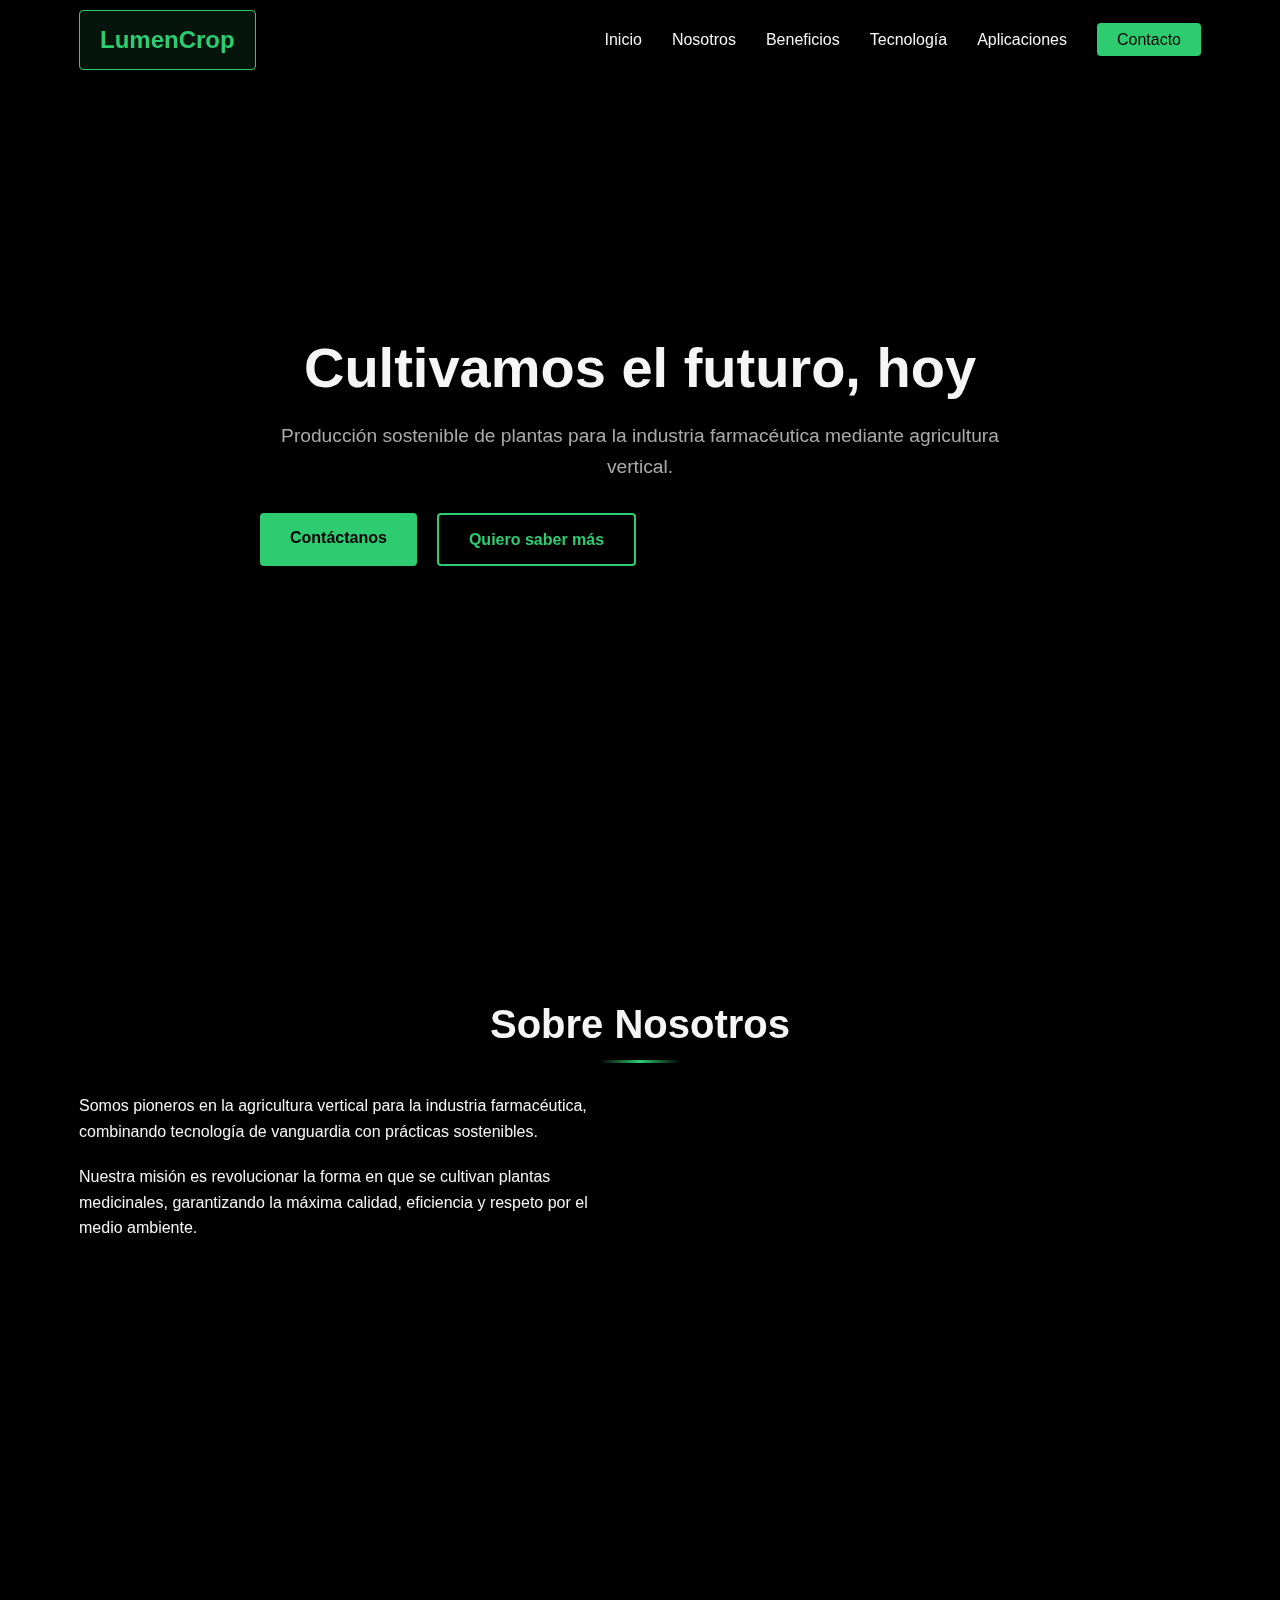
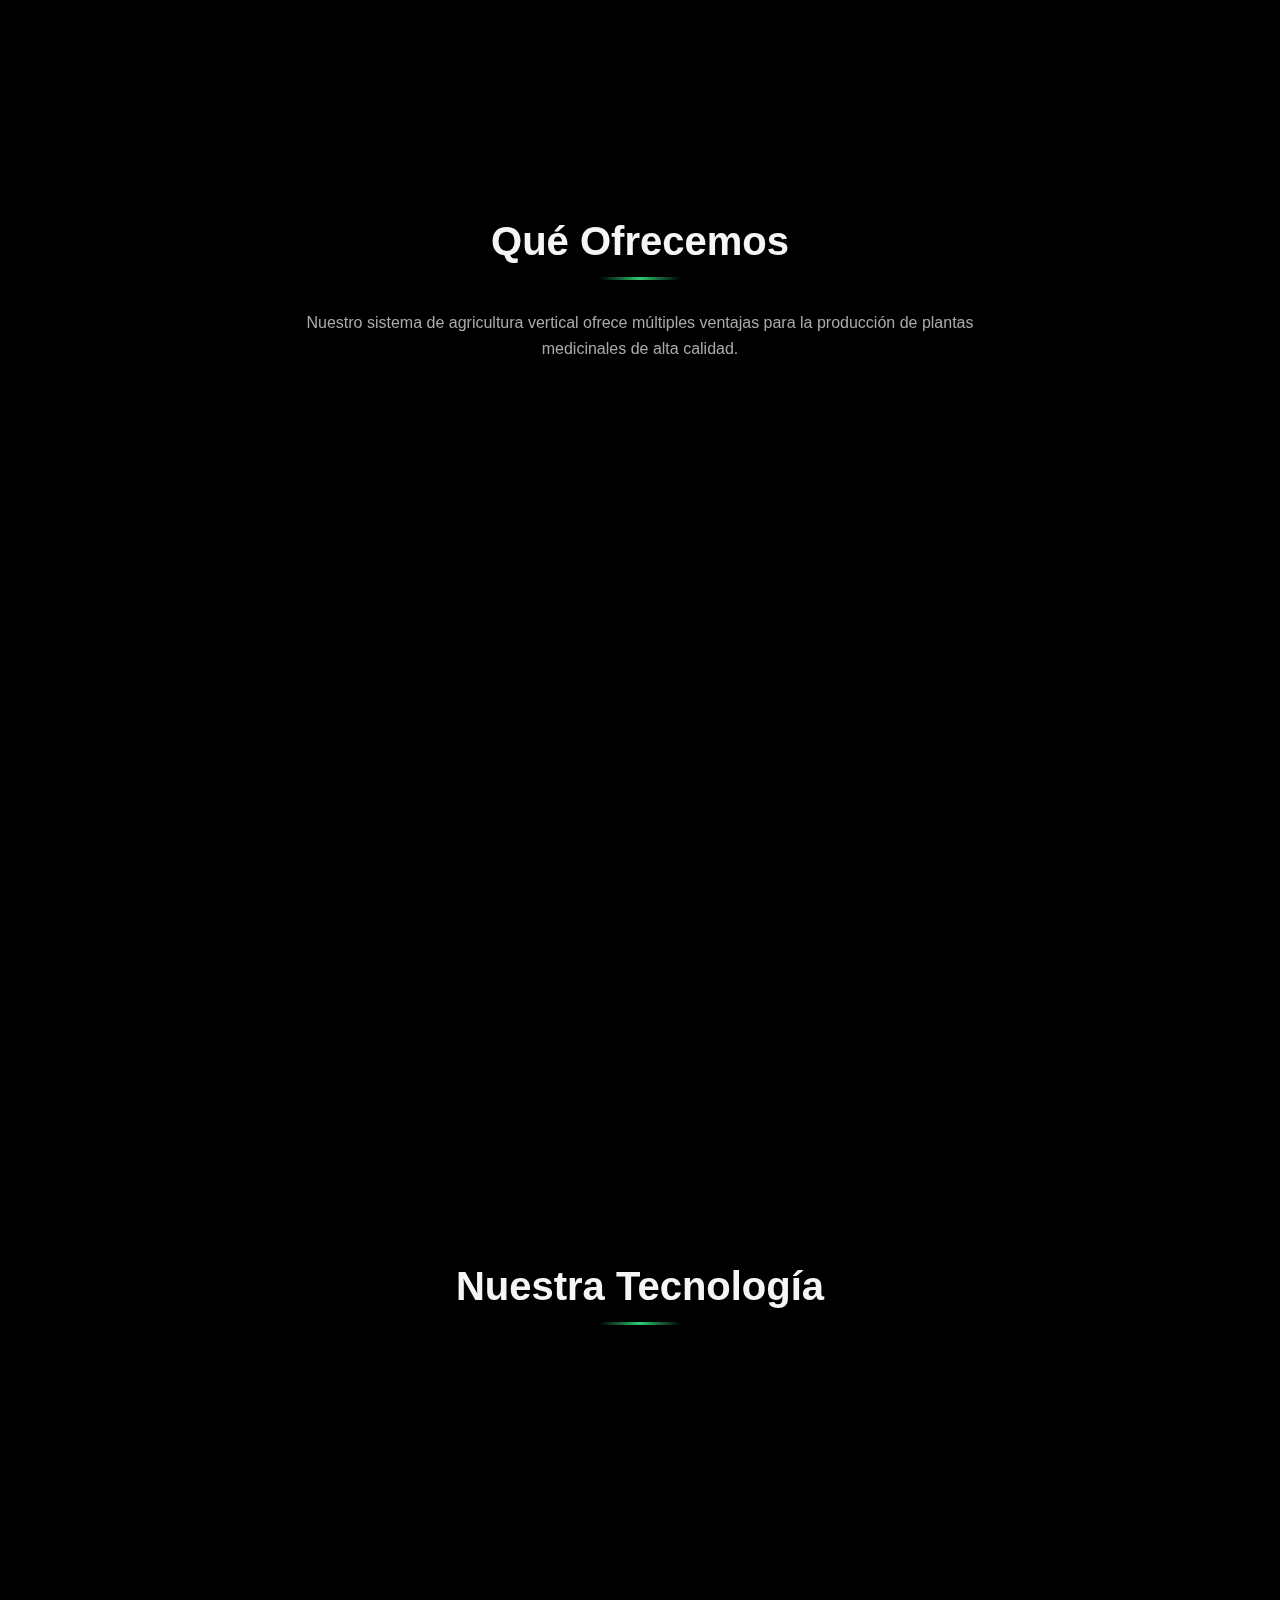
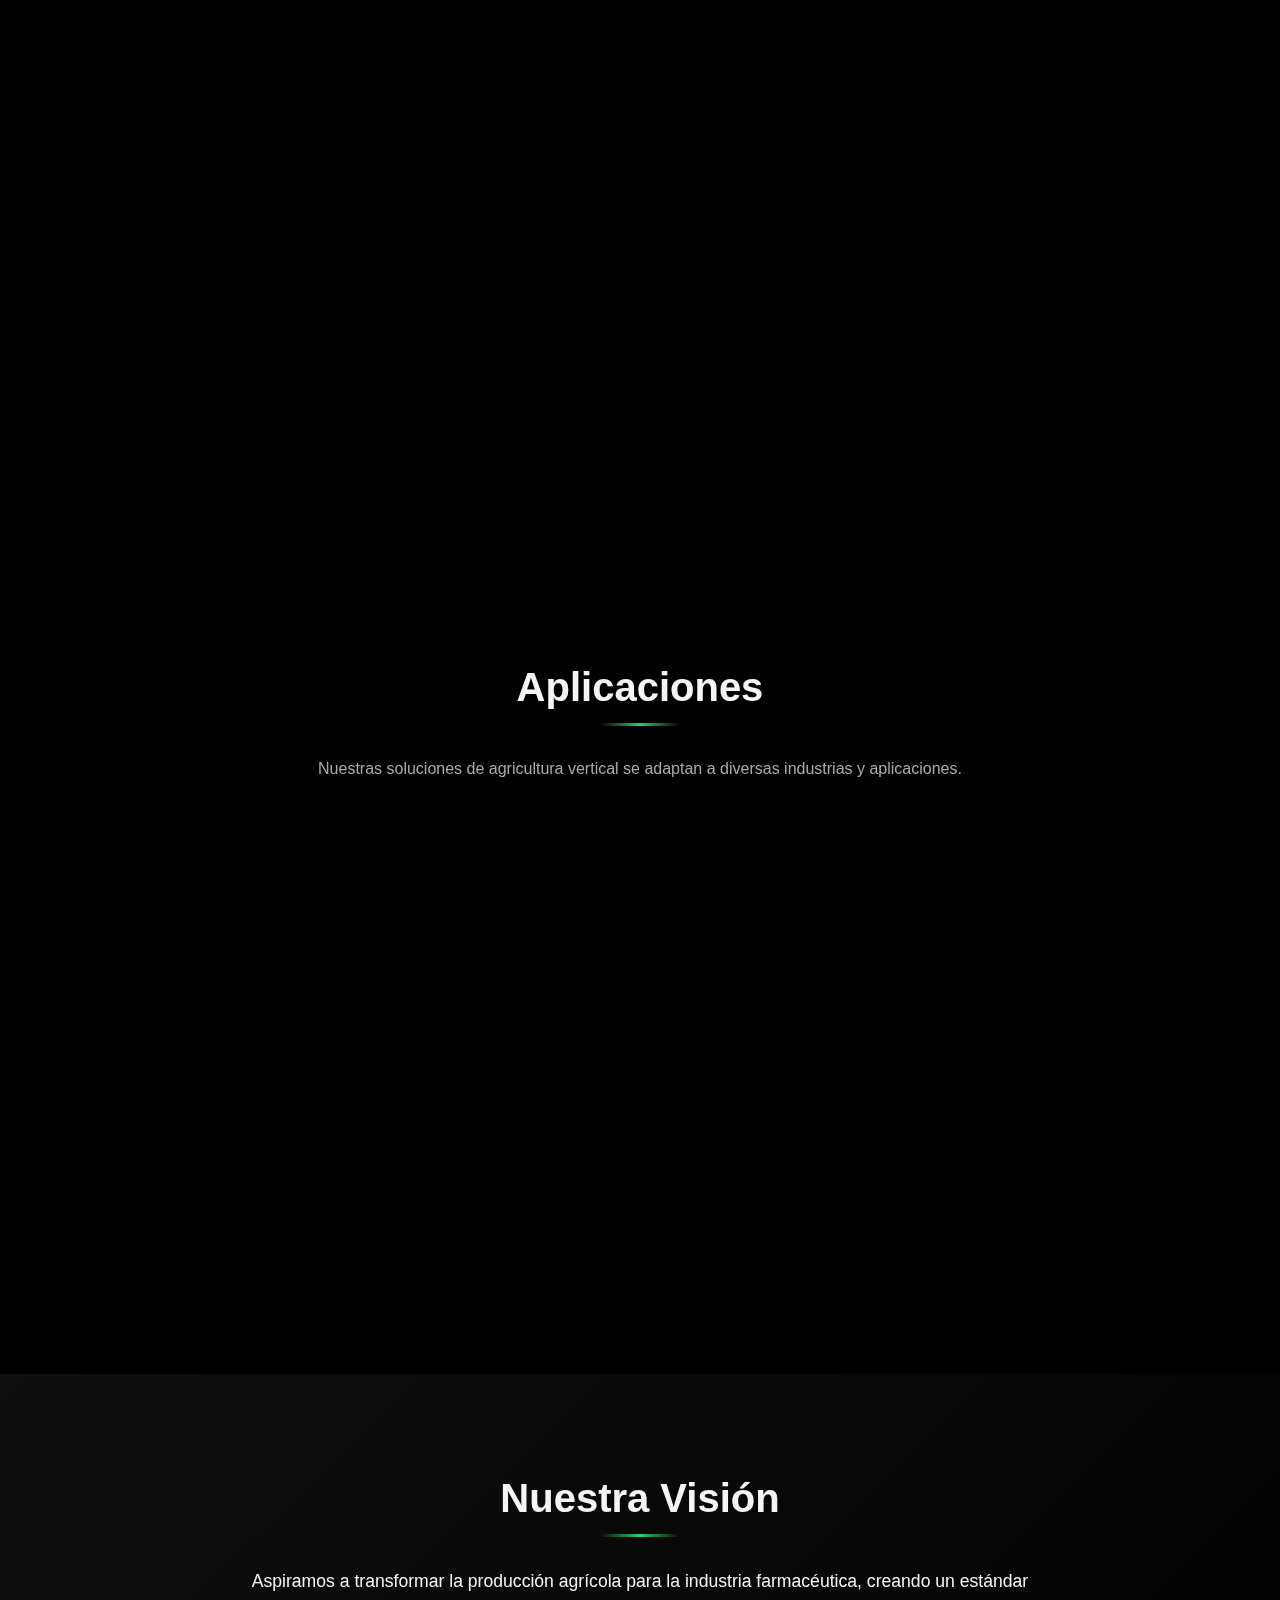
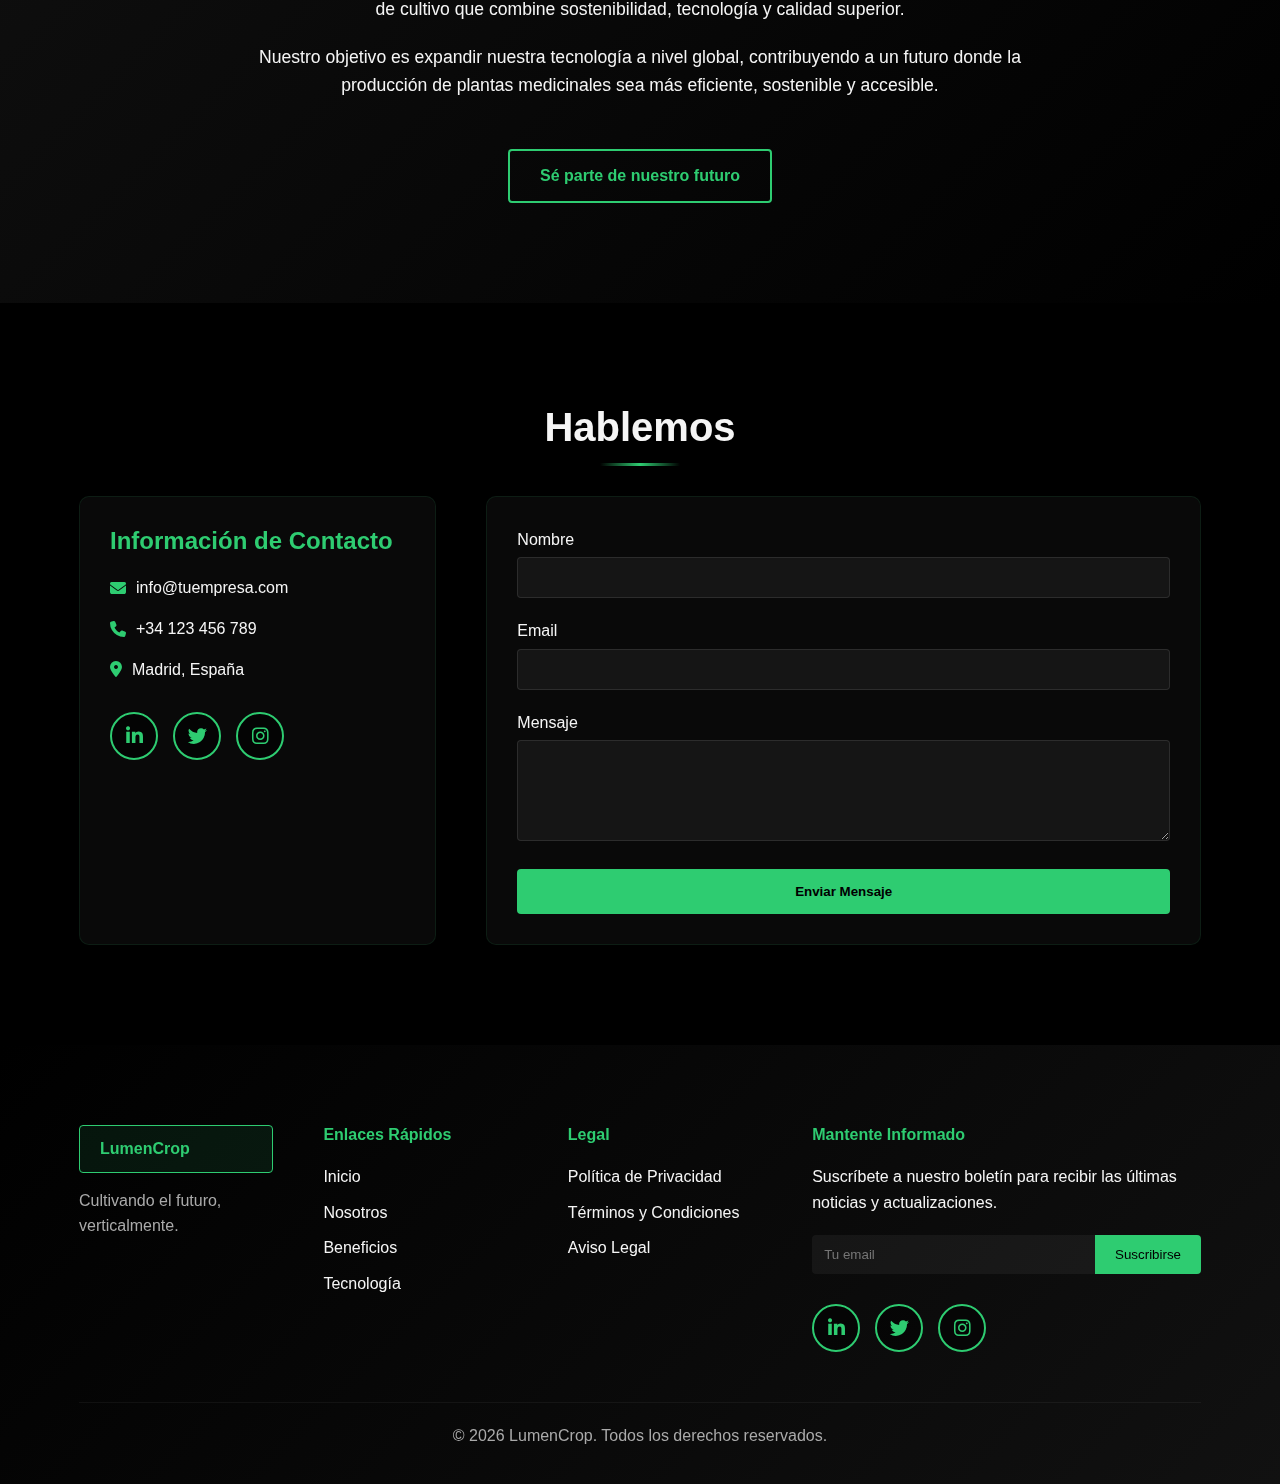
<file: index.html>
<!DOCTYPE html>
<html lang="es">
<head>
    <meta charset="UTF-8">
    <meta name="viewport" content="width=device-width, initial-scale=1.0">
    <title>Agricultura Vertical | Cultivamos el futuro, hoy</title>
    <link rel="stylesheet" href="styles.css">
    <link rel="stylesheet" href="https://cdnjs.cloudflare.com/ajax/libs/font-awesome/6.4.0/css/all.min.css">
</head>
<body>
    <!-- FONDO CON EFECTO -->
    <div class="background-effect">
        <div class="shape shape-1"></div>
        <div class="shape shape-2"></div>
        <div class="shape shape-3"></div>
    </div>

    <!-- Navegación -->
    <nav>
        <div class="container nav-container">
            <div class="logo">
                <!-- AQUÍ VA TU LOGO -->
                <!-- Reemplaza el div con tu imagen de logo -->
                <div class="logo-placeholder">LumenCrop</div>
            </div>
            <div class="menu-toggle" id="mobile-menu">
                <span class="bar"></span>
                <span class="bar"></span>
                <span class="bar"></span>
            </div>
            <ul class="nav-menu">
                <li><a href="#inicio">Inicio</a></li>
                <li><a href="#nosotros">Nosotros</a></li>
                <li><a href="#beneficios">Beneficios</a></li>
                <li><a href="#tecnologia">Tecnología</a></li>
                <li><a href="#casos">Aplicaciones</a></li>
                <li><a href="#contacto" class="btn-nav">Contacto</a></li>
            </ul>
        </div>
    </nav>

    <!-- Hero Section -->
    <section id="inicio" class="hero">
        <!-- AQUÍ VA TU IMAGEN DE FONDO PARA EL HERO -->
        <!-- Reemplaza la clase 'hero-background' con tu imagen -->
        <div class="hero-background"></div>
        <div class="hero-overlay"></div>
        <div class="container hero-content">
            <!-- AQUÍ VA TU TÍTULO PRINCIPAL -->
            <h1>Cultivamos el futuro, hoy</h1>
            <!-- AQUÍ VA TU SUBTÍTULO -->
            <p>Producción sostenible de plantas para la industria farmacéutica mediante agricultura vertical.</p>
            <div class="cta-buttons">
                <a href="#contacto" class="btn btn-primary">Contáctanos</a>
                <a href="#nosotros" class="btn btn-secondary">Quiero saber más</a>
            </div>
        </div>
        <div class="scroll-indicator hidden-scroll">
            <a href="#nosotros">
                <span></span>
                <span></span>
                <span></span>
            </a>
        </div>
    </section>

    <!-- Sobre Nosotros -->
    <section id="nosotros" class="about">
        <div class="container">
            <!-- AQUÍ VA TU TÍTULO DE SECCIÓN -->
            <h2>Sobre Nosotros</h2>
            <div class="about-content">
                <div class="about-text">
                    <!-- AQUÍ VA TU TEXTO SOBRE LA EMPRESA -->
                    <p>Somos pioneros en la agricultura vertical para la industria farmacéutica, combinando tecnología de vanguardia con prácticas sostenibles.</p>
                    <p>Nuestra misión es revolucionar la forma en que se cultivan plantas medicinales, garantizando la máxima calidad, eficiencia y respeto por el medio ambiente.</p>
                    
                    <div class="about-features">
                        <div class="feature">
                            <div class="feature-icon">
                                <i class="fas fa-leaf"></i>
                            </div>
                            <div class="feature-text">
                                <!-- AQUÍ VA TU TEXTO DE CARACTERÍSTICA -->
                                <h4>Sostenibilidad</h4>
                                <p>Reducimos el consumo de agua en un 95% comparado con la agricultura tradicional.</p>
                            </div>
                        </div>
                        <div class="feature">
                            <div class="feature-icon">
                                <i class="fas fa-lightbulb"></i>
                            </div>
                            <div class="feature-text">
                                <!-- AQUÍ VA TU TEXTO DE CARACTERÍSTICA -->
                                <h4>Innovación</h4>
                                <p>Tecnología patentada para optimizar el crecimiento de plantas medicinales.</p>
                            </div>
                        </div>
                        <div class="feature">
                            <div class="feature-icon">
                                <i class="fas fa-chart-line"></i>
                            </div>
                            <div class="feature-text">
                                <!-- AQUÍ VA TU TEXTO DE CARACTERÍSTICA -->
                                <h4>Eficiencia</h4>
                                <p>Producción 300% mayor por metro cuadrado que métodos convencionales.</p>
                            </div>
                        </div>
                    </div>
                </div>
                <div class="about-image">
                    <!-- AQUÍ VA TU IMAGEN DEL EQUIPO O INSTALACIONES -->
                    <!-- Reemplaza este div con tu imagen -->
                    <div class="image-placeholder">
                        <img src="foto 1.jpg" alt="foto 1" width="600" height="400">
                    </div>
                </div>
            </div>
        </div>
    </section>

    <!-- Beneficios -->
    <section id="beneficios" class="benefits">
        <div class="container">
            <!-- AQUÍ VA TU TÍTULO DE SECCIÓN -->
            <h2>Qué Ofrecemos</h2>
            <p class="section-subtitle">
                <!-- AQUÍ VA TU SUBTÍTULO DE SECCIÓN -->
                Nuestro sistema de agricultura vertical ofrece múltiples ventajas para la producción de plantas medicinales de alta calidad.
            </p>
            <div class="benefits-grid">
                <!-- Primera fila de 4 beneficios -->
                <div class="benefit-card">
                    <div class="benefit-icon">💊</div>
                    <!-- AQUÍ VA TU TÍTULO DE BENEFICIO -->
                    <h3>Alta Calidad</h3>
                    <!-- AQUÍ VA TU DESCRIPCIÓN DE BENEFICIO -->
                    <p>Plantas de calidad superior para la industria farmacéutica.</p>
                </div>
                <div class="benefit-card">
                    <div class="benefit-icon">🌞</div>
                    <!-- AQUÍ VA TU TÍTULO DE BENEFICIO -->
                    <h3>Luz Natural</h3>
                    <!-- AQUÍ VA TU DESCRIPCIÓN DE BENEFICIO -->
                    <p>Aprovechamiento de luz natural con tubos reflectantes.</p>
                </div>
                <div class="benefit-card">
                    <div class="benefit-icon">⚡</div>
                    <!-- AQUÍ VA TU TÍTULO DE BENEFICIO -->
                    <h3>Eficiencia Energética</h3>
                    <!-- AQUÍ VA TU DESCRIPCIÓN DE BENEFICIO -->
                    <p>Reducción de consumo con iluminación LED inteligente.</p>
                </div>
                <div class="benefit-card">
                    <div class="benefit-icon">💧</div>
                    <!-- AQUÍ VA TU TÍTULO DE BENEFICIO -->
                    <h3>Cultivo Hidropónico</h3>
                    <!-- AQUÍ VA TU DESCRIPCIÓN DE BENEFICIO -->
                    <p>Sin pesticidas, sin desperdicio de agua.</p>
                </div>
                
                <!-- Segunda fila de 4 beneficios -->
                <div class="benefit-card">
                    <div class="benefit-icon">🌱</div>
                    <!-- AQUÍ VA TU TÍTULO DE BENEFICIO -->
                    <h3>Escalabilidad</h3>
                    <!-- AQUÍ VA TU DESCRIPCIÓN DE BENEFICIO -->
                    <p>Sistema adaptable a la demanda del mercado.</p>
                </div>
                <div class="benefit-card">
                    <div class="benefit-icon">🔬</div>
                    <!-- AQUÍ VA TU TÍTULO DE BENEFICIO -->
                    <h3>Control de Calidad</h3>
                    <!-- AQUÍ VA TU DESCRIPCIÓN DE BENEFICIO -->
                    <p>Monitoreo constante y análisis de laboratorio para garantizar la pureza.</p>
                </div>
                <div class="benefit-card">
                    <div class="benefit-icon">🌡️</div>
                    <!-- AQUÍ VA TU TÍTULO DE BENEFICIO -->
                    <h3>Clima Controlado</h3>
                    <!-- AQUÍ VA TU DESCRIPCIÓN DE BENEFICIO -->
                    <p>Ambiente optimizado para cada especie vegetal.</p>
                </div>
                <div class="benefit-card">
                    <div class="benefit-icon">♻️</div>
                    <!-- AQUÍ VA TU TÍTULO DE BENEFICIO -->
                    <h3>Sostenibilidad</h3>
                    <!-- AQUÍ VA TU DESCRIPCIÓN DE BENEFICIO -->
                    <p>Procesos circulares que minimizan el impacto ambiental.</p>
                </div>
            </div>
        </div>
    </section>

    <!-- Tecnología -->
    <section id="tecnologia" class="technology">
        <div class="container">
            <!-- AQUÍ VA TU TÍTULO DE SECCIÓN -->
            <h2>Nuestra Tecnología</h2>
            <div class="tech-content">
                <div class="tech-image">
                    <!-- AQUÍ VA TU IMAGEN O INFOGRAFÍA DE TECNOLOGÍA -->
                    <!-- Reemplaza este div con tu imagen -->
                    <div class="image-placeholder">
                        <img src="planta.png" alt="planta" width="600" height="400">
                    </div>
                </div>
                <div class="tech-text">
                    <div class="tech-item">
                        <!-- AQUÍ VA TU TÍTULO DE TECNOLOGÍA -->
                        <h3>Agricultura Vertical</h3>
                        <!-- AQUÍ VA TU DESCRIPCIÓN DE TECNOLOGÍA -->
                        <p>Maximizamos el espacio cultivando en capas verticales, aumentando el rendimiento por metro cuadrado.</p>
                    </div>
                    <div class="tech-item">
                        <!-- AQUÍ VA TU TÍTULO DE TECNOLOGÍA -->
                        <h3>Hidroponía Avanzada</h3>
                        <!-- AQUÍ VA TU DESCRIPCIÓN DE TECNOLOGÍA -->
                        <p>Cultivamos sin suelo, optimizando el uso de agua y nutrientes para un crecimiento perfecto.</p>
                    </div>
                    <div class="tech-item">
                        <!-- AQUÍ VA TU TÍTULO DE TECNOLOGÍA -->
                        <h3>Iluminación Híbrida</h3>
                        <!-- AQUÍ VA TU DESCRIPCIÓN DE TECNOLOGÍA -->
                        <p>Combinamos luz natural con tecnología LED para crear el ambiente ideal para cada especie.</p>
                    </div>
                    <div class="tech-item">
                        <!-- AQUÍ VA TU TÍTULO DE TECNOLOGÍA -->
                        <h3>Automatización Inteligente</h3>
                        <!-- AQUÍ VA TU DESCRIPCIÓN DE TECNOLOGÍA -->
                        <p>Sensores IoT y sistemas de control automatizados que monitorizan y ajustan las condiciones de cultivo en tiempo real.</p>
                    </div>
                </div>
            </div>
        </div>
    </section>

    <!-- Casos de Uso -->
    <section id="casos" class="use-cases">
        <div class="container">
            <!-- AQUÍ VA TU TÍTULO DE SECCIÓN -->
            <h2>Aplicaciones</h2>
            <p class="section-subtitle">
                <!-- AQUÍ VA TU SUBTÍTULO DE SECCIÓN -->
                Nuestras soluciones de agricultura vertical se adaptan a diversas industrias y aplicaciones.
            </p>
            <div class="cases-grid">
                <div class="case-card">
                    <!-- AQUÍ VA TU IMAGEN DE CASO DE USO -->
                    <div class="case-image">
                        <!-- Reemplaza este div con tu imagen -->
                        <div class="image-placeholder small">
                            <i class="fas fa-pills"></i>
                        </div>
                    </div>
                    <!-- AQUÍ VA TU TÍTULO DE CASO DE USO -->
                    <h3>Industria Farmacéutica</h3>
                    <!-- AQUÍ VA TU DESCRIPCIÓN DE CASO DE USO -->
                    <p>Suministro constante de plantas medicinales de alta calidad para la elaboración de medicamentos.</p>
                </div>
                <div class="case-card">
                    <!-- AQUÍ VA TU IMAGEN DE CASO DE USO -->
                    <div class="case-image">
                        <!-- Reemplaza este div con tu imagen -->
                        <div class="image-placeholder small">
                            <i class="fas fa-flask"></i>
                            
                        </div>
                    </div>
                    <!-- AQUÍ VA TU TÍTULO DE CASO DE USO -->
                    <h3>Investigación Científica</h3>
                    <!-- AQUÍ VA TU DESCRIPCIÓN DE CASO DE USO -->
                    <p>Cultivos controlados para estudios científicos y desarrollo de nuevos compuestos.</p>
                </div>
                <div class="case-card">
                    <!-- AQUÍ VA TU IMAGEN DE CASO DE USO -->
                    <div class="case-image">
                        <!-- Reemplaza este div con tu imagen -->
                        <div class="image-placeholder small">
                            <i class="fas fa-spa"></i>
                            
                        </div>
                    </div>
                    <!-- AQUÍ VA TU TÍTULO DE CASO DE USO -->
                    <h3>Cosmética Natural</h3>
                    <!-- AQUÍ VA TU DESCRIPCIÓN DE CASO DE USO -->
                    <p>Ingredientes puros y sostenibles para la industria cosmética de alta gama.</p>
                </div>
                <div class="case-card">
                    <!-- AQUÍ VA TU IMAGEN DE CASO DE USO -->
                    <div class="case-image">
                        <!-- Reemplaza este div con tu imagen -->
                        <div class="image-placeholder small">
                            <i class="fas fa-university"></i>
                            
                        </div>
                    </div>
                    <!-- AQUÍ VA TU TÍTULO DE CASO DE USO -->
                    <h3>Centros I+D</h3>
                    <!-- AQUÍ VA TU DESCRIPCIÓN DE CASO DE USO -->
                    <p>Colaboración con universidades y centros de investigación para el avance científico.</p>
                </div>
            </div>
        </div>
    </section>

    <!-- Visión Futura -->
    <section id="vision" class="vision">
        <div class="container">
            <!-- AQUÍ VA TU TÍTULO DE SECCIÓN -->
            <h2>Nuestra Visión</h2>
            <div class="vision-content">
                <!-- AQUÍ VA TU TEXTO DE VISIÓN -->
                <p>Aspiramos a transformar la producción agrícola para la industria farmacéutica, creando un estándar de cultivo que combine sostenibilidad, tecnología y calidad superior.</p>
                <p>Nuestro objetivo es expandir nuestra tecnología a nivel global, contribuyendo a un futuro donde la producción de plantas medicinales sea más eficiente, sostenible y accesible.</p>
                <a href="#contacto" class="btn btn-vision">Sé parte de nuestro futuro</a>
            </div>
        </div>
    </section>

    <!-- Contacto -->
    <section id="contacto" class="contact">
        <div class="container">
            <!-- AQUÍ VA TU TÍTULO DE SECCIÓN -->
            <h2>Hablemos</h2>
            <div class="contact-content">
                <div class="contact-info">
                    <h3>Información de Contacto</h3>
                    <!-- AQUÍ VA TU EMAIL -->
                    <p><i class="fas fa-envelope"></i> info@tuempresa.com</p>
                    <!-- AQUÍ VA TU TELÉFONO -->
                    <p><i class="fas fa-phone"></i> +34 123 456 789</p>
                    <!-- AQUÍ VA TU DIRECCIÓN -->
                    <p><i class="fas fa-map-marker-alt"></i> Madrid, España</p>
                    
                    <!-- ENLACES A REDES SOCIALES -->
                    <div class="social-links">
                        <!-- REEMPLAZA LOS # CON TUS ENLACES A REDES SOCIALES -->
                        <!-- LinkedIn -->
                        <a href="https://linkedin.com/company/tu-empresa" target="_blank" class="social-icon" aria-label="LinkedIn">
                            <i class="fab fa-linkedin-in"></i>
                        </a>
                        <!-- Twitter / X -->
                        <a href="https://twitter.com/tu_empresa" target="_blank" class="social-icon" aria-label="Twitter">
                            <i class="fab fa-twitter"></i>
                        </a>
                        <!-- Instagram -->
                        <a href="https://instagram.com/tu_empresa" target="_blank" class="social-icon" aria-label="Instagram">
                            <i class="fab fa-instagram"></i>
                        </a>
                    </div>
                </div>
                <div class="contact-form">
                    <!-- Formulario funcional con FormSubmit -->
                    <form id="contactForm" action="https://formsubmit.co/TU-EMAIL@AQUI.COM" method="POST">
                        <!-- Campos ocultos para configuración -->
                        <input type="hidden" name="_subject" value="Nuevo mensaje desde la web">
                        <input type="hidden" name="_captcha" value="false">
                        <input type="hidden" name="_next" value="https://tudominio.com/gracias.html">
                        
                        <div class="form-group">
                            <label for="name">Nombre</label>
                            <input type="text" id="name" name="name" required>
                        </div>
                        <div class="form-group">
                            <label for="email">Email</label>
                            <input type="email" id="email" name="email" required>
                        </div>
                        <div class="form-group">
                            <label for="message">Mensaje</label>
                            <textarea id="message" name="message" rows="5" required></textarea>
                        </div>
                        <button type="submit" class="btn btn-primary btn-large">Enviar Mensaje</button>
                    </form>
                </div>
            </div>
        </div>
    </section>

    <!-- Footer -->
    <footer>
        <div class="container">
            <div class="footer-content">
                <div class="footer-logo">
                    <!-- AQUÍ VA TU LOGO -->
                    <div class="logo-placeholder">LumenCrop</div>
                    <!-- AQUÍ VA TU ESLOGAN -->
                    <p>Cultivando el futuro, verticalmente.</p>
                </div>
                <div class="footer-links">
                    <h4>Enlaces Rápidos</h4>
                    <ul>
                        <li><a href="#inicio">Inicio</a></li>
                        <li><a href="#nosotros">Nosotros</a></li>
                        <li><a href="#beneficios">Beneficios</a></li>
                        <li><a href="#tecnologia">Tecnología</a></li>
                    </ul>
                </div>
                <div class="footer-links">
                    <h4>Legal</h4>
                    <ul>
                        <li><a href="privacidad.html">Política de Privacidad</a></li>
                        <li><a href="terminos.html">Términos y Condiciones</a></li>
                        <li><a href="aviso-legal.html">Aviso Legal</a></li>
                    </ul>
                </div>
                <div class="footer-newsletter">
                    <h4>Mantente Informado</h4>
                    <p>Suscríbete a nuestro boletín para recibir las últimas noticias y actualizaciones.</p>
                    <form class="newsletter-form" action="https://formsubmit.co/lumencrop@gmail.com" method="POST">
                        <input type="hidden" name="_subject" value="Nueva suscripción al boletín">
                        <input type="hidden" name="_captcha" value="false">
                        <input type="email" name="email" placeholder="Tu email" required>
                        <button type="submit">Suscribirse</button>
                    </form>
                    
                    <!-- ENLACES A REDES SOCIALES EN EL FOOTER -->
                    <div class="social-links">
                        <!-- REEMPLAZA LOS # CON TUS ENLACES A REDES SOCIALES -->
                        <!-- LinkedIn -->
                        <a href="https://linkedin.com/company/tu-empresa" target="_blank" class="social-icon" aria-label="LinkedIn">
                            <i class="fab fa-linkedin-in"></i>
                        </a>
                        <!-- Twitter / X -->
                        <a href="https://twitter.com/tu_empresa" target="_blank" class="social-icon" aria-label="Twitter">
                            <i class="fab fa-twitter"></i>
                        </a>
                        <!-- Instagram -->
                        <a href="https://www.instagram.com/lumencrop?igsh=MWphNnliM2VqeXlnZw==" target="_blank" class="social-icon" aria-label="Instagram">
                            <i class="fab fa-instagram"></i>
                        </a>
                    </div>
                </div>
            </div>
            <div class="footer-bottom">
                <!-- AQUÍ VA TU NOMBRE DE EMPRESA Y AÑO -->
                <p>&copy; <span id="current-year"></span> LumenCrop. Todos los derechos reservados.</p>
            </div>
        </div>
    </footer>

    <script src="script.js"></script>
</body>
</html>
</file>
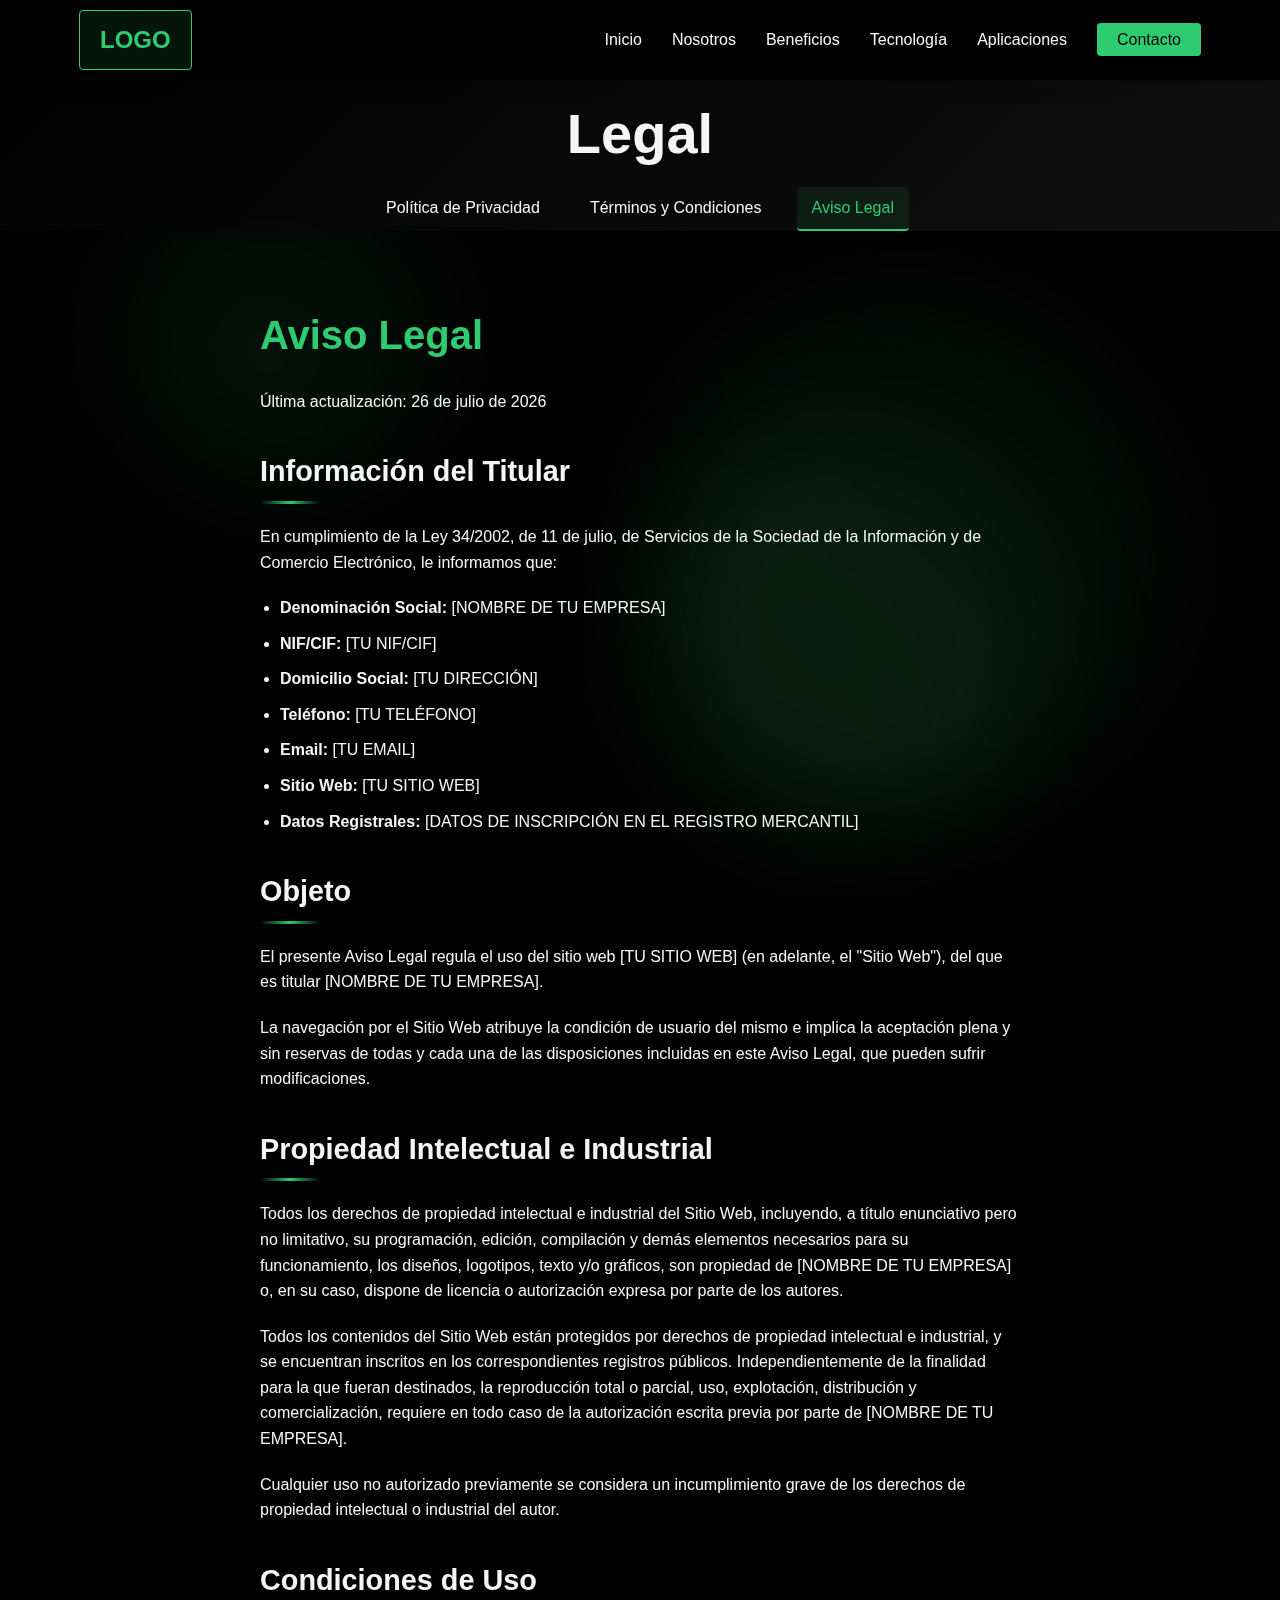
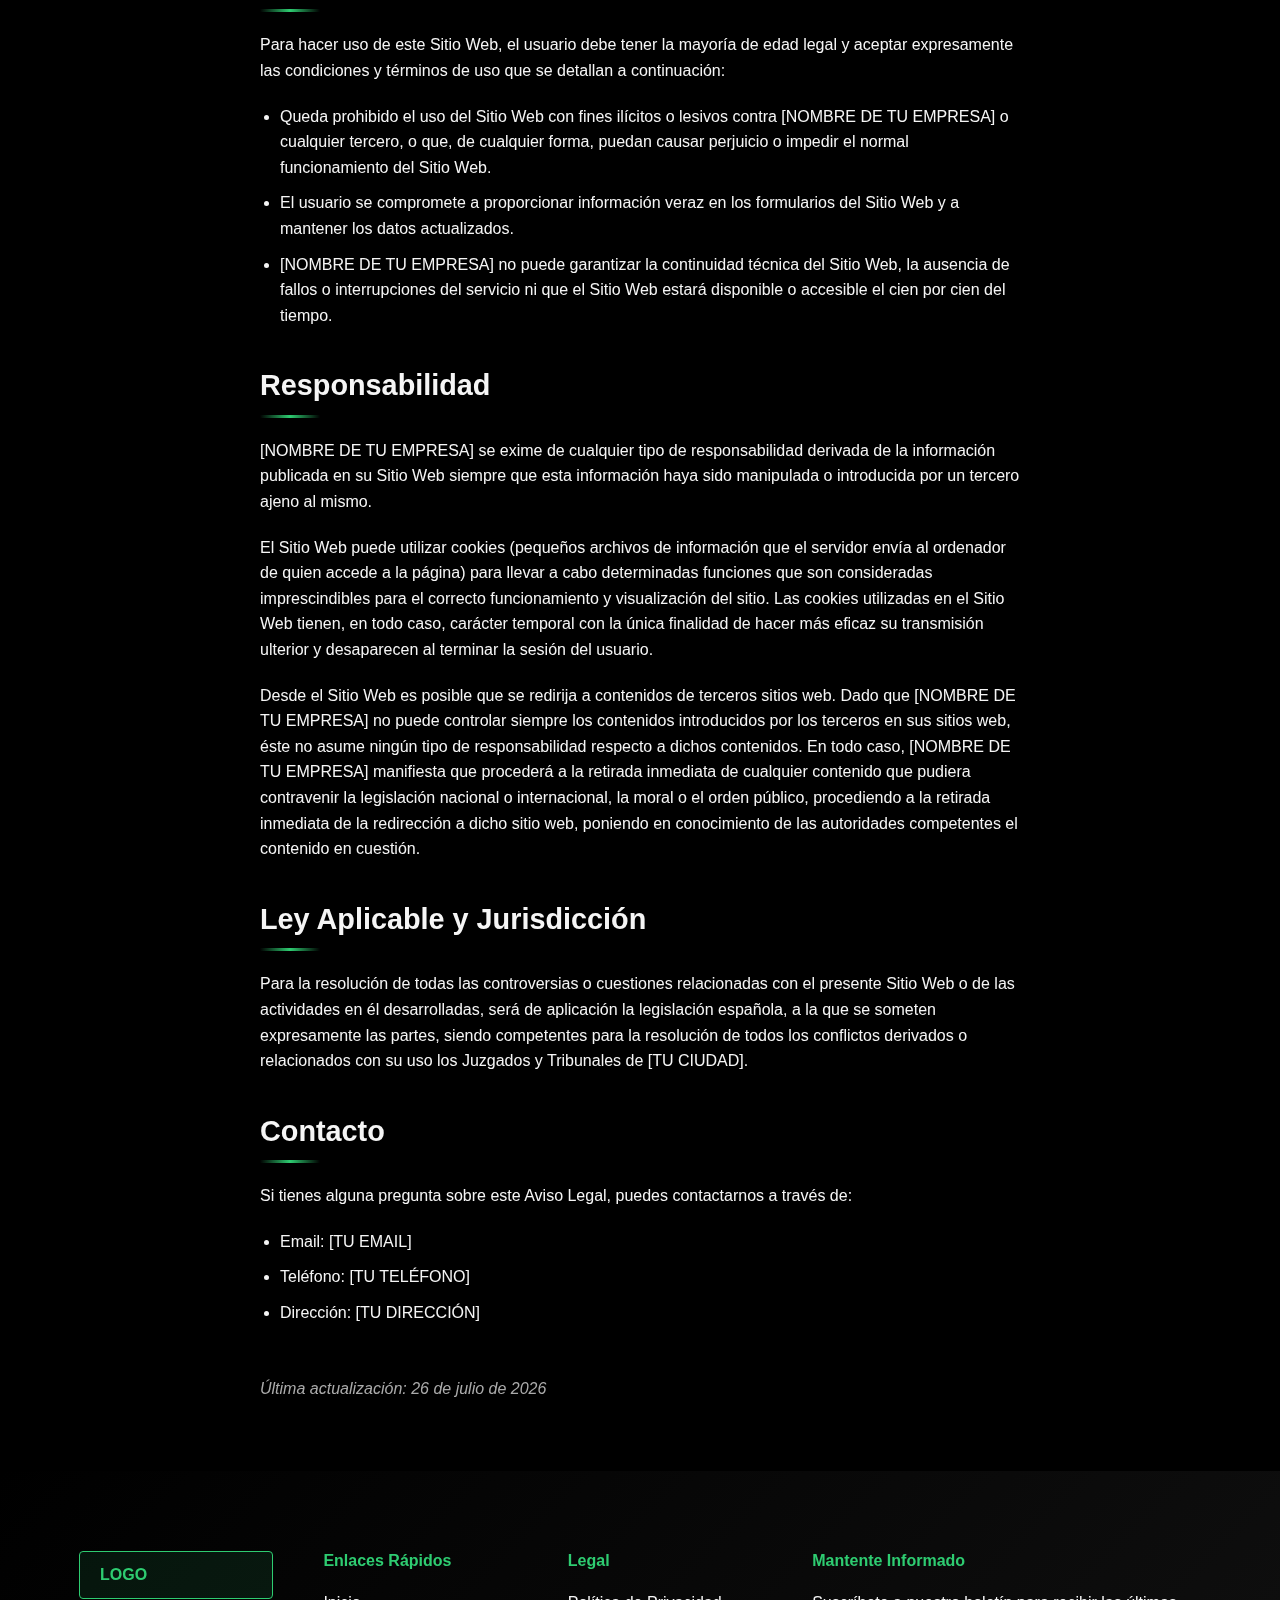
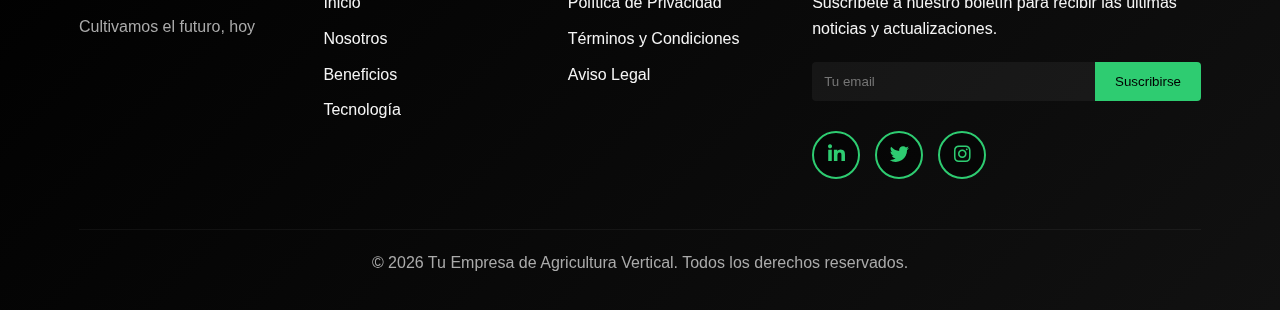
<file: aviso-legal.html>
<!DOCTYPE html>
<html lang="es">
<head>
    <meta charset="UTF-8">
    <meta name="viewport" content="width=device-width, initial-scale=1.0">
    <title>Aviso Legal | Agricultura Vertical</title>
    <link rel="stylesheet" href="styles.css">
    <link rel="stylesheet" href="https://cdnjs.cloudflare.com/ajax/libs/font-awesome/6.4.0/css/all.min.css">
    <style>
        .legal-content {
            max-width: 800px;
            margin: 0 auto;
            padding: 50px 20px;
        }
        
        .legal-content h1 {
            color: var(--primary-color);
            margin-bottom: 30px;
            font-size: 2.5rem;
        }
        
        .legal-content h2 {
            text-align: left;
            margin-top: 40px;
            margin-bottom: 20px;
            font-size: 1.8rem;
        }
        
        .legal-content h2::after {
            left: 0;
            transform: none;
            width: 60px;
        }
        
        .legal-content p, .legal-content ul, .legal-content ol {
            margin-bottom: 20px;
        }
        
        .legal-content ul, .legal-content ol {
            padding-left: 20px;
        }
        
        .legal-content li {
            margin-bottom: 10px;
        }
        
        .legal-content a {
            color: var(--primary-color);
            text-decoration: underline;
        }
        
        .legal-content a:hover {
            text-decoration: none;
        }
        
        .legal-date {
            margin-top: 50px;
            font-style: italic;
            color: var(--text-secondary);
        }
        
        .legal-header {
            padding-top: 100px;
            background: linear-gradient(135deg, rgba(0,0,0,0.9) 0%, rgba(17,17,17,0.9) 100%);
            text-align: center;
        }
        
        .legal-header h1 {
            margin-bottom: 20px;
        }
        
        .legal-nav {
            display: flex;
            justify-content: center;
            gap: 20px;
            margin-bottom: 30px;
        }
        
        .legal-nav a {
            padding: 8px 15px;
            border-radius: var(--border-radius);
            transition: var(--transition);
        }
        
        .legal-nav a:hover, .legal-nav a.active {
            background-color: rgba(46, 204, 113, 0.1);
            color: var(--primary-color);
        }
        
        .legal-nav a.active {
            border-bottom: 2px solid var(--primary-color);
        }
        
        @media (max-width: 768px) {
            .legal-nav {
                flex-direction: column;
                gap: 10px;
                align-items: center;
            }
        }
    </style>
</head>
<body>
    <!-- FONDO CON EFECTO -->
    <div class="background-effect">
        <div class="shape shape-1"></div>
        <div class="shape shape-2"></div>
        <div class="shape shape-3"></div>
    </div>

    <!-- Navegación -->
    <nav>
        <div class="container nav-container">
            <div class="logo">
                <!-- AQUÍ VA TU LOGO -->
                <a href="index.html">
                    <div class="logo-placeholder">LOGO</div>
                </a>
            </div>
            <div class="menu-toggle" id="mobile-menu">
                <span class="bar"></span>
                <span class="bar"></span>
                <span class="bar"></span>
            </div>
            <ul class="nav-menu">
                <li><a href="index.html#inicio">Inicio</a></li>
                <li><a href="index.html#nosotros">Nosotros</a></li>
                <li><a href="index.html#beneficios">Beneficios</a></li>
                <li><a href="index.html#tecnologia">Tecnología</a></li>
                <li><a href="index.html#casos">Aplicaciones</a></li>
                <li><a href="index.html#contacto" class="btn-nav">Contacto</a></li>
            </ul>
        </div>
    </nav>

    <!-- Cabecera Legal -->
    <header class="legal-header">
        <div class="container">
            <h1>Legal</h1>
            <div class="legal-nav">
                <a href="privacidad.html">Política de Privacidad</a>
                <a href="terminos.html">Términos y Condiciones</a>
                <a href="aviso-legal.html" class="active">Aviso Legal</a>
            </div>
        </div>
    </header>

    <!-- Contenido Legal -->
    <section class="legal-content">
        <h1>Aviso Legal</h1>
        
        <p>Última actualización: <span id="current-date">1 de mayo de 2024</span></p>
        
        <h2>Información del Titular</h2>
        
        <p>En cumplimiento de la Ley 34/2002, de 11 de julio, de Servicios de la Sociedad de la Información y de Comercio Electrónico, le informamos que:</p>
        
        <ul>
            <li><strong>Denominación Social:</strong> [NOMBRE DE TU EMPRESA]</li>
            <li><strong>NIF/CIF:</strong> [TU NIF/CIF]</li>
            <li><strong>Domicilio Social:</strong> [TU DIRECCIÓN]</li>
            <li><strong>Teléfono:</strong> [TU TELÉFONO]</li>
            <li><strong>Email:</strong> [TU EMAIL]</li>
            <li><strong>Sitio Web:</strong> [TU SITIO WEB]</li>
            <li><strong>Datos Registrales:</strong> [DATOS DE INSCRIPCIÓN EN EL REGISTRO MERCANTIL]</li>
        </ul>
        
        <h2>Objeto</h2>
        
        <p>El presente Aviso Legal regula el uso del sitio web [TU SITIO WEB] (en adelante, el "Sitio Web"), del que es titular [NOMBRE DE TU EMPRESA].</p>
        
        <p>La navegación por el Sitio Web atribuye la condición de usuario del mismo e implica la aceptación plena y sin reservas de todas y cada una de las disposiciones incluidas en este Aviso Legal, que pueden sufrir modificaciones.</p>
        
        <h2>Propiedad Intelectual e Industrial</h2>
        
        <p>Todos los derechos de propiedad intelectual e industrial del Sitio Web, incluyendo, a título enunciativo pero no limitativo, su programación, edición, compilación y demás elementos necesarios para su funcionamiento, los diseños, logotipos, texto y/o gráficos, son propiedad de [NOMBRE DE TU EMPRESA] o, en su caso, dispone de licencia o autorización expresa por parte de los autores.</p>
        
        <p>Todos los contenidos del Sitio Web están protegidos por derechos de propiedad intelectual e industrial, y se encuentran inscritos en los correspondientes registros públicos. Independientemente de la finalidad para la que fueran destinados, la reproducción total o parcial, uso, explotación, distribución y comercialización, requiere en todo caso de la autorización escrita previa por parte de [NOMBRE DE TU EMPRESA].</p>
        
        <p>Cualquier uso no autorizado previamente se considera un incumplimiento grave de los derechos de propiedad intelectual o industrial del autor.</p>
        
        <h2>Condiciones de Uso</h2>
        
        <p>Para hacer uso de este Sitio Web, el usuario debe tener la mayoría de edad legal y aceptar expresamente las condiciones y términos de uso que se detallan a continuación:</p>
        
        <ul>
            <li>Queda prohibido el uso del Sitio Web con fines ilícitos o lesivos contra [NOMBRE DE TU EMPRESA] o cualquier tercero, o que, de cualquier forma, puedan causar perjuicio o impedir el normal funcionamiento del Sitio Web.</li>
            <li>El usuario se compromete a proporcionar información veraz en los formularios del Sitio Web y a mantener los datos actualizados.</li>
            <li>[NOMBRE DE TU EMPRESA] no puede garantizar la continuidad técnica del Sitio Web, la ausencia de fallos o interrupciones del servicio ni que el Sitio Web estará disponible o accesible el cien por cien del tiempo.</li>
        </ul>
        
        <h2>Responsabilidad</h2>
        
        <p>[NOMBRE DE TU EMPRESA] se exime de cualquier tipo de responsabilidad derivada de la información publicada en su Sitio Web siempre que esta información haya sido manipulada o introducida por un tercero ajeno al mismo.</p>
        
        <p>El Sitio Web puede utilizar cookies (pequeños archivos de información que el servidor envía al ordenador de quien accede a la página) para llevar a cabo determinadas funciones que son consideradas imprescindibles para el correcto funcionamiento y visualización del sitio. Las cookies utilizadas en el Sitio Web tienen, en todo caso, carácter temporal con la única finalidad de hacer más eficaz su transmisión ulterior y desaparecen al terminar la sesión del usuario.</p>
        
        <p>Desde el Sitio Web es posible que se redirija a contenidos de terceros sitios web. Dado que [NOMBRE DE TU EMPRESA] no puede controlar siempre los contenidos introducidos por los terceros en sus sitios web, éste no asume ningún tipo de responsabilidad respecto a dichos contenidos. En todo caso, [NOMBRE DE TU EMPRESA] manifiesta que procederá a la retirada inmediata de cualquier contenido que pudiera contravenir la legislación nacional o internacional, la moral o el orden público, procediendo a la retirada inmediata de la redirección a dicho sitio web, poniendo en conocimiento de las autoridades competentes el contenido en cuestión.</p>
        
        <h2>Ley Aplicable y Jurisdicción</h2>
        
        <p>Para la resolución de todas las controversias o cuestiones relacionadas con el presente Sitio Web o de las actividades en él desarrolladas, será de aplicación la legislación española, a la que se someten expresamente las partes, siendo competentes para la resolución de todos los conflictos derivados o relacionados con su uso los Juzgados y Tribunales de [TU CIUDAD].</p>
        
        <h2>Contacto</h2>
        
        <p>Si tienes alguna pregunta sobre este Aviso Legal, puedes contactarnos a través de:</p>
        
        <ul>
            <li>Email: [TU EMAIL]</li>
            <li>Teléfono: [TU TELÉFONO]</li>
            <li>Dirección: [TU DIRECCIÓN]</li>
        </ul>
        
        <div class="legal-date">
            <p>Última actualización: <span id="current-date-footer">1 de mayo de 2024</span></p>
        </div>
    </section>

    <!-- Footer -->
    <footer>
        <div class="container">
            <div class="footer-content">
                <div class="footer-logo">
                    <!-- AQUÍ VA TU LOGO -->
                    <div class="logo-placeholder">LOGO</div>
                    <!-- AQUÍ VA TU ESLOGAN -->
                    <p>Cultivamos el futuro, hoy</p>
                </div>
                <div class="footer-links">
                    <h4>Enlaces Rápidos</h4>
                    <ul>
                        <li><a href="index.html#inicio">Inicio</a></li>
                        <li><a href="index.html#nosotros">Nosotros</a></li>
                        <li><a href="index.html#beneficios">Beneficios</a></li>
                        <li><a href="index.html#tecnologia">Tecnología</a></li>
                    </ul>
                </div>
                <div class="footer-links">
                    <h4>Legal</h4>
                    <ul>
                        <li><a href="privacidad.html">Política de Privacidad</a></li>
                        <li><a href="terminos.html">Términos y Condiciones</a></li>
                        <li><a href="aviso-legal.html">Aviso Legal</a></li>
                    </ul>
                </div>
                <div class="footer-newsletter">
                    <h4>Mantente Informado</h4>
                    <p>Suscríbete a nuestro boletín para recibir las últimas noticias y actualizaciones.</p>
                    <form class="newsletter-form" action="https://formsubmit.co/TU-EMAIL@AQUI.COM" method="POST">
                        <input type="hidden" name="_subject" value="Nueva suscripción al boletín">
                        <input type="hidden" name="_captcha" value="false">
                        <input type="email" name="email" placeholder="Tu email" required>
                        <button type="submit">Suscribirse</button>
                    </form>
                    
                    <!-- ENLACES A REDES SOCIALES EN EL FOOTER -->
                    <div class="social-links">
                        <!-- REEMPLAZA LOS # CON TUS ENLACES A REDES SOCIALES -->
                        <!-- LinkedIn -->
                        <a href="https://linkedin.com/company/tu-empresa" target="_blank" class="social-icon" aria-label="LinkedIn">
                            <i class="fab fa-linkedin-in"></i>
                        </a>
                        <!-- Twitter / X -->
                        <a href="https://twitter.com/tu_empresa" target="_blank" class="social-icon" aria-label="Twitter">
                            <i class="fab fa-twitter"></i>
                        </a>
                        <!-- Instagram -->
                        <a href="https://instagram.com/tu_empresa" target="_blank" class="social-icon" aria-label="Instagram">
                            <i class="fab fa-instagram"></i>
                        </a>
                    </div>
                </div>
            </div>
            <div class="footer-bottom">
                <!-- AQUÍ VA TU NOMBRE DE EMPRESA Y AÑO -->
                <p>&copy; <span id="current-year"></span> Tu Empresa de Agricultura Vertical. Todos los derechos reservados.</p>
            </div>
        </div>
    </footer>

    <script src="script.js"></script>
    <script>
        // Actualizar la fecha actual en el aviso legal
        document.addEventListener('DOMContentLoaded', function() {
            const options = { year: 'numeric', month: 'long', day: 'numeric' };
            const currentDate = new Date().toLocaleDateString('es-ES', options);
            
            const dateElements = document.querySelectorAll('#current-date, #current-date-footer');
            dateElements.forEach(element => {
                element.textContent = currentDate;
            });
        });
    </script>
</body>
</html>
</file>
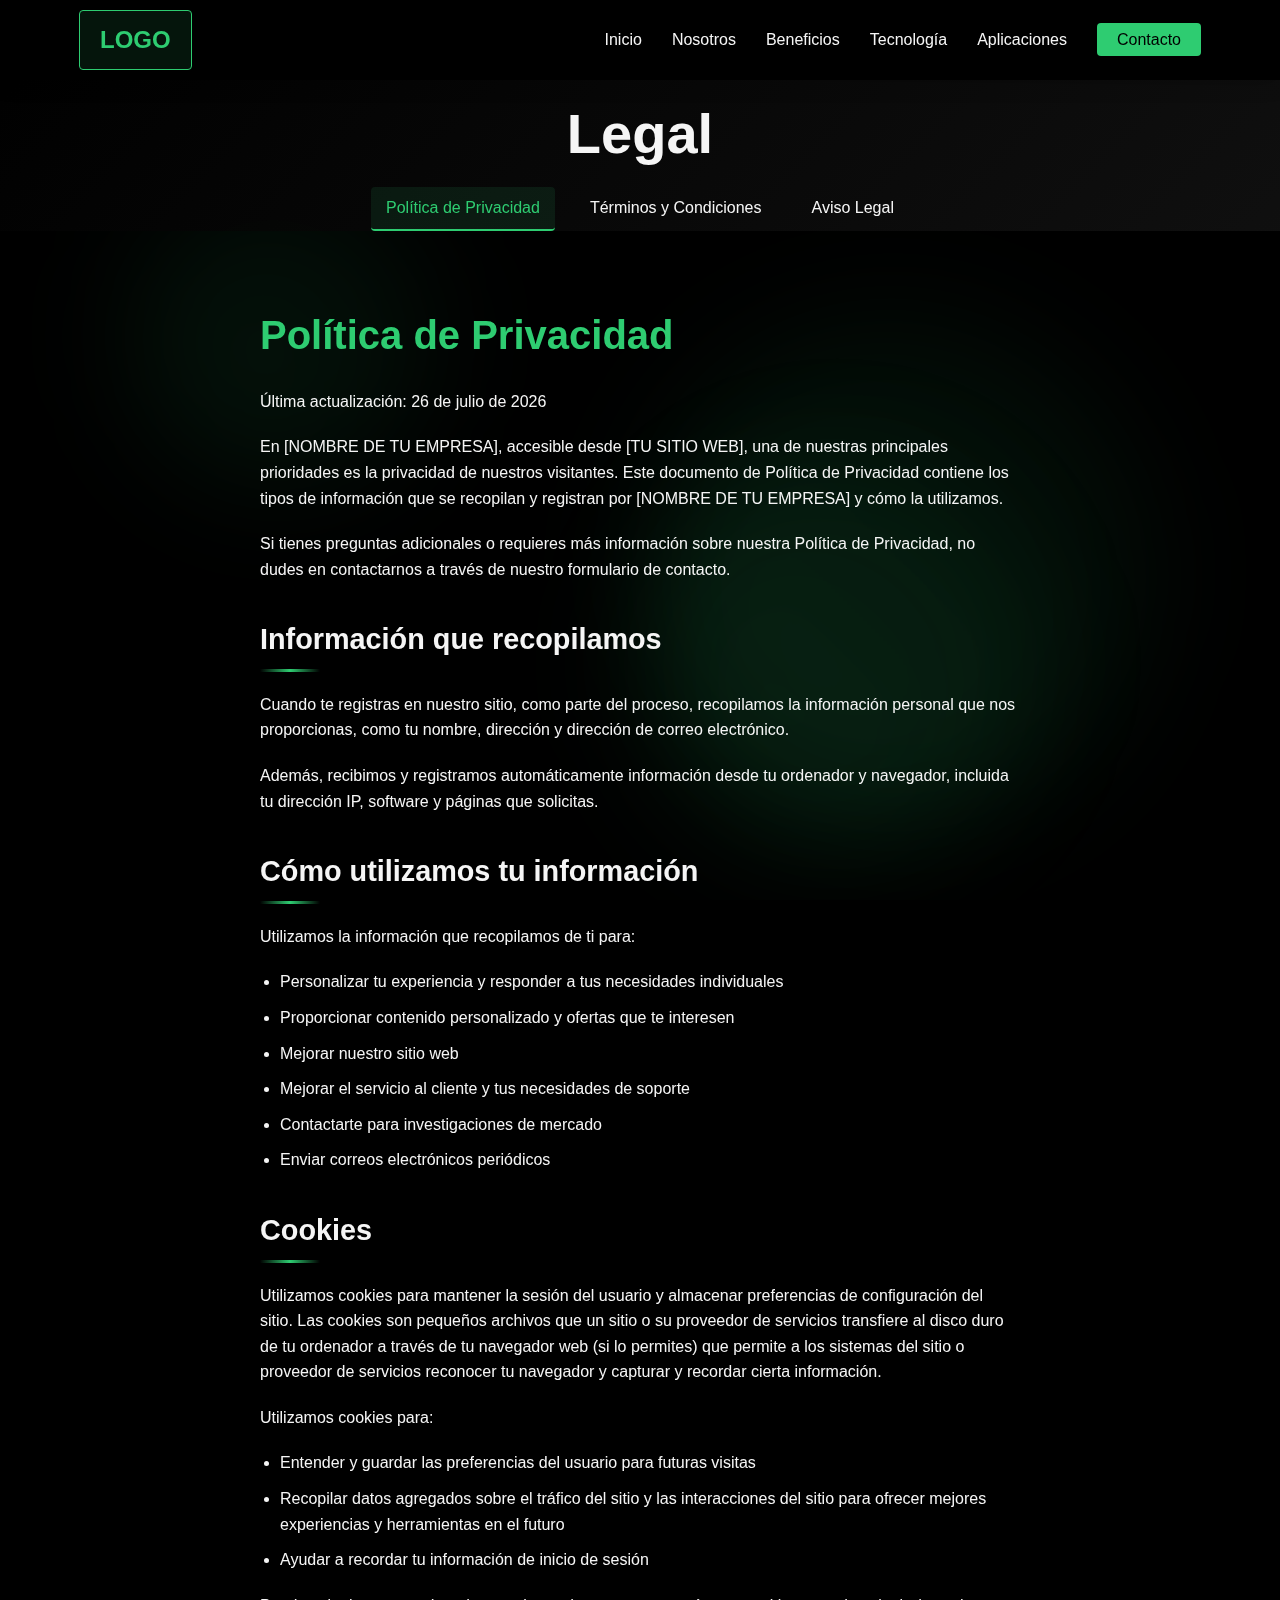
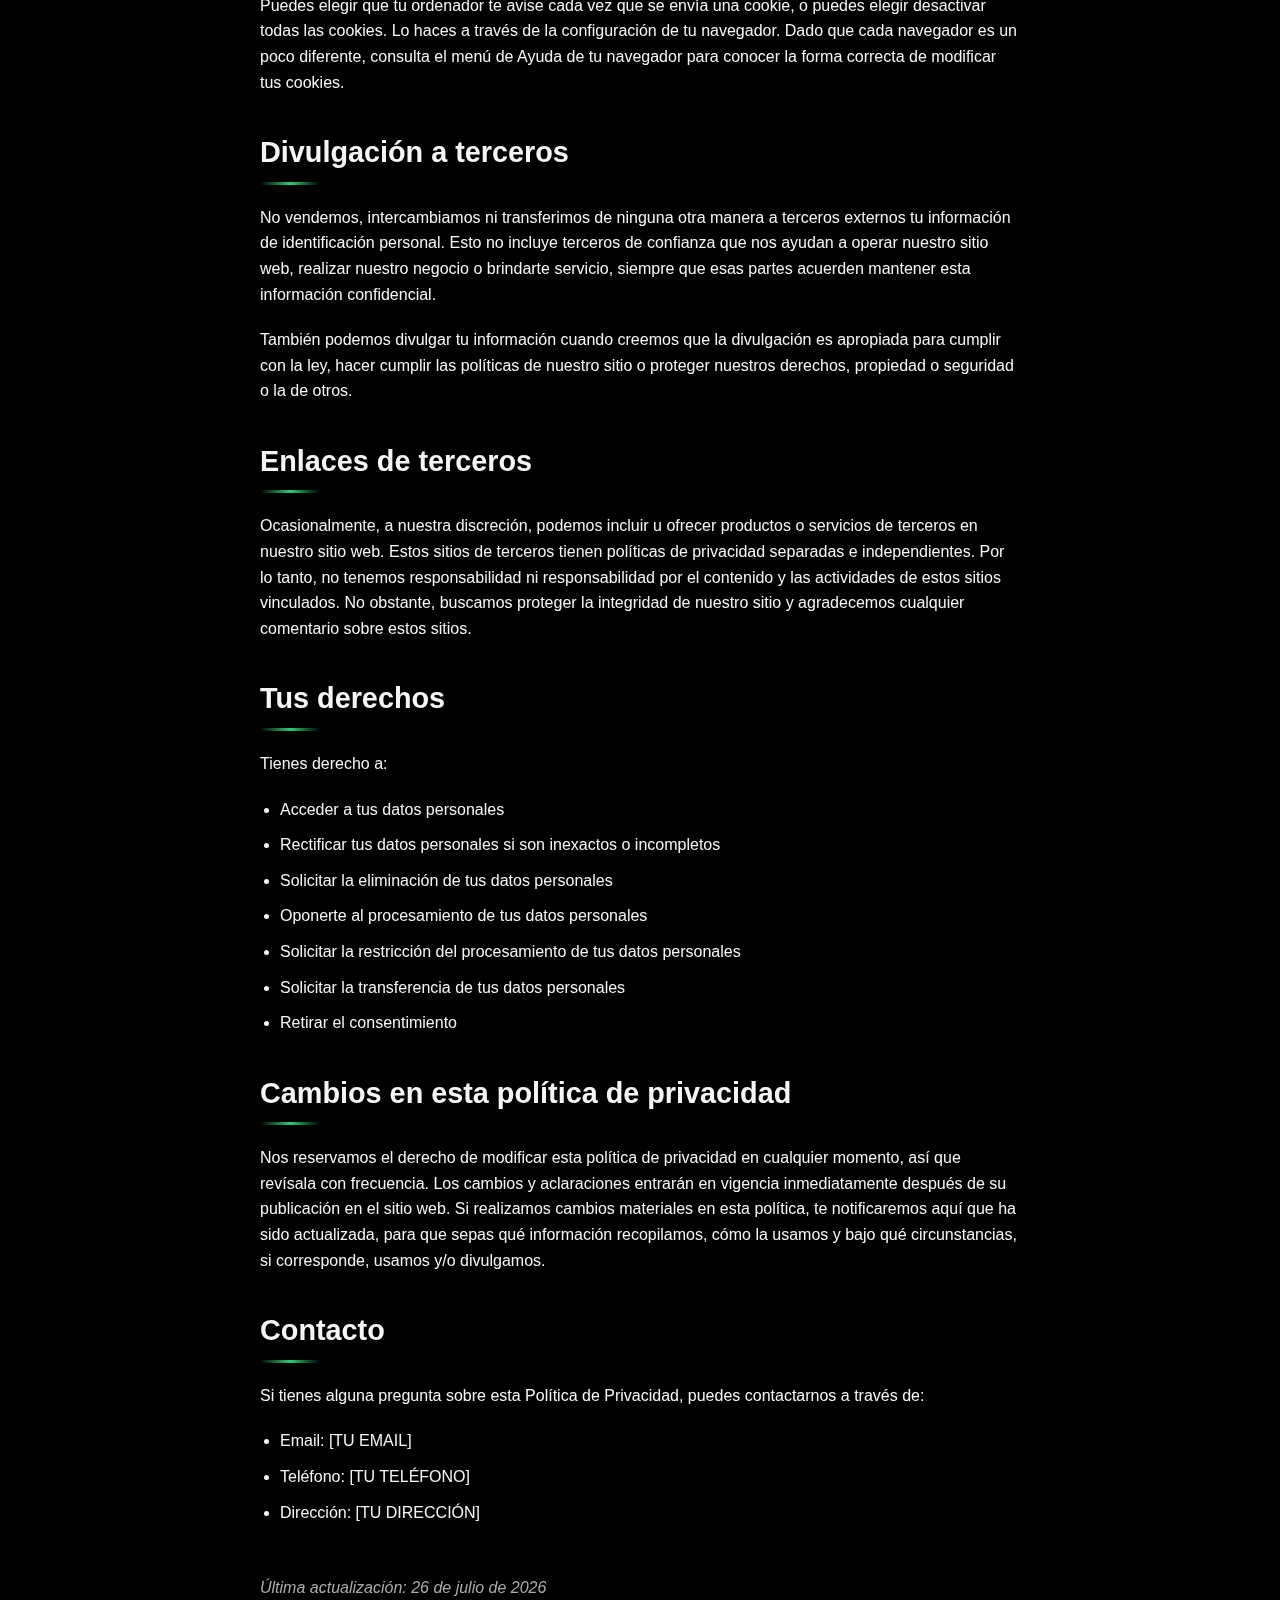
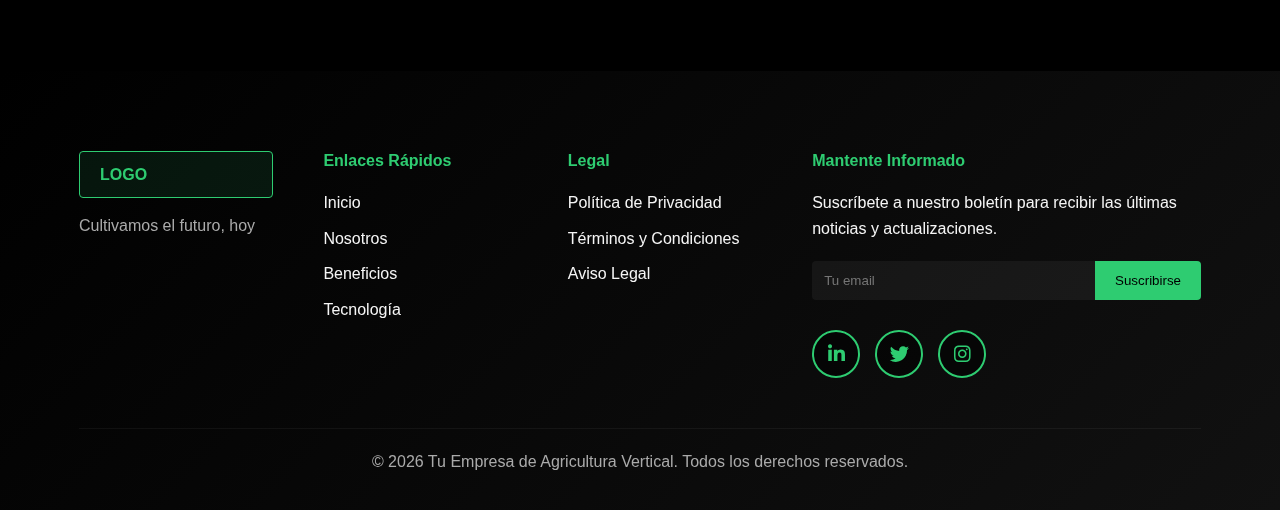
<file: privacidad.html>
<!DOCTYPE html>
<html lang="es">
<head>
    <meta charset="UTF-8">
    <meta name="viewport" content="width=device-width, initial-scale=1.0">
    <title>Política de Privacidad | Agricultura Vertical</title>
    <link rel="stylesheet" href="styles.css">
    <link rel="stylesheet" href="https://cdnjs.cloudflare.com/ajax/libs/font-awesome/6.4.0/css/all.min.css">
    <style>
        .legal-content {
            max-width: 800px;
            margin: 0 auto;
            padding: 50px 20px;
        }
        
        .legal-content h1 {
            color: var(--primary-color);
            margin-bottom: 30px;
            font-size: 2.5rem;
        }
        
        .legal-content h2 {
            text-align: left;
            margin-top: 40px;
            margin-bottom: 20px;
            font-size: 1.8rem;
        }
        
        .legal-content h2::after {
            left: 0;
            transform: none;
            width: 60px;
        }
        
        .legal-content p, .legal-content ul, .legal-content ol {
            margin-bottom: 20px;
        }
        
        .legal-content ul, .legal-content ol {
            padding-left: 20px;
        }
        
        .legal-content li {
            margin-bottom: 10px;
        }
        
        .legal-content a {
            color: var(--primary-color);
            text-decoration: underline;
        }
        
        .legal-content a:hover {
            text-decoration: none;
        }
        
        .legal-date {
            margin-top: 50px;
            font-style: italic;
            color: var(--text-secondary);
        }
        
        .legal-header {
            padding-top: 100px;
            background: linear-gradient(135deg, rgba(0,0,0,0.9) 0%, rgba(17,17,17,0.9) 100%);
            text-align: center;
        }
        
        .legal-header h1 {
            margin-bottom: 20px;
        }
        
        .legal-nav {
            display: flex;
            justify-content: center;
            gap: 20px;
            margin-bottom: 30px;
        }
        
        .legal-nav a {
            padding: 8px 15px;
            border-radius: var(--border-radius);
            transition: var(--transition);
        }
        
        .legal-nav a:hover, .legal-nav a.active {
            background-color: rgba(46, 204, 113, 0.1);
            color: var(--primary-color);
        }
        
        .legal-nav a.active {
            border-bottom: 2px solid var(--primary-color);
        }
        
        @media (max-width: 768px) {
            .legal-nav {
                flex-direction: column;
                gap: 10px;
                align-items: center;
            }
        }
    </style>
</head>
<body>
    <!-- FONDO CON EFECTO -->
    <div class="background-effect">
        <div class="shape shape-1"></div>
        <div class="shape shape-2"></div>
        <div class="shape shape-3"></div>
    </div>

    <!-- Navegación -->
    <nav>
        <div class="container nav-container">
            <div class="logo">
                <!-- AQUÍ VA TU LOGO -->
                <a href="index.html">
                    <div class="logo-placeholder">LOGO</div>
                </a>
            </div>
            <div class="menu-toggle" id="mobile-menu">
                <span class="bar"></span>
                <span class="bar"></span>
                <span class="bar"></span>
            </div>
            <ul class="nav-menu">
                <li><a href="index.html#inicio">Inicio</a></li>
                <li><a href="index.html#nosotros">Nosotros</a></li>
                <li><a href="index.html#beneficios">Beneficios</a></li>
                <li><a href="index.html#tecnologia">Tecnología</a></li>
                <li><a href="index.html#casos">Aplicaciones</a></li>
                <li><a href="index.html#contacto" class="btn-nav">Contacto</a></li>
            </ul>
        </div>
    </nav>

    <!-- Cabecera Legal -->
    <header class="legal-header">
        <div class="container">
            <h1>Legal</h1>
            <div class="legal-nav">
                <a href="privacidad.html" class="active">Política de Privacidad</a>
                <a href="terminos.html">Términos y Condiciones</a>
                <a href="aviso-legal.html">Aviso Legal</a>
            </div>
        </div>
    </header>

    <!-- Contenido Legal -->
    <section class="legal-content">
        <h1>Política de Privacidad</h1>
        
        <p>Última actualización: <span id="current-date">1 de mayo de 2024</span></p>
        
        <p>En [NOMBRE DE TU EMPRESA], accesible desde [TU SITIO WEB], una de nuestras principales prioridades es la privacidad de nuestros visitantes. Este documento de Política de Privacidad contiene los tipos de información que se recopilan y registran por [NOMBRE DE TU EMPRESA] y cómo la utilizamos.</p>
        
        <p>Si tienes preguntas adicionales o requieres más información sobre nuestra Política de Privacidad, no dudes en contactarnos a través de nuestro formulario de contacto.</p>
        
        <h2>Información que recopilamos</h2>
        
        <p>Cuando te registras en nuestro sitio, como parte del proceso, recopilamos la información personal que nos proporcionas, como tu nombre, dirección y dirección de correo electrónico.</p>
        
        <p>Además, recibimos y registramos automáticamente información desde tu ordenador y navegador, incluida tu dirección IP, software y páginas que solicitas.</p>
        
        <h2>Cómo utilizamos tu información</h2>
        
        <p>Utilizamos la información que recopilamos de ti para:</p>
        
        <ul>
            <li>Personalizar tu experiencia y responder a tus necesidades individuales</li>
            <li>Proporcionar contenido personalizado y ofertas que te interesen</li>
            <li>Mejorar nuestro sitio web</li>
            <li>Mejorar el servicio al cliente y tus necesidades de soporte</li>
            <li>Contactarte para investigaciones de mercado</li>
            <li>Enviar correos electrónicos periódicos</li>
        </ul>
        
        <h2>Cookies</h2>
        
        <p>Utilizamos cookies para mantener la sesión del usuario y almacenar preferencias de configuración del sitio. Las cookies son pequeños archivos que un sitio o su proveedor de servicios transfiere al disco duro de tu ordenador a través de tu navegador web (si lo permites) que permite a los sistemas del sitio o proveedor de servicios reconocer tu navegador y capturar y recordar cierta información.</p>
        
        <p>Utilizamos cookies para:</p>
        
        <ul>
            <li>Entender y guardar las preferencias del usuario para futuras visitas</li>
            <li>Recopilar datos agregados sobre el tráfico del sitio y las interacciones del sitio para ofrecer mejores experiencias y herramientas en el futuro</li>
            <li>Ayudar a recordar tu información de inicio de sesión</li>
        </ul>
        
        <p>Puedes elegir que tu ordenador te avise cada vez que se envía una cookie, o puedes elegir desactivar todas las cookies. Lo haces a través de la configuración de tu navegador. Dado que cada navegador es un poco diferente, consulta el menú de Ayuda de tu navegador para conocer la forma correcta de modificar tus cookies.</p>
        
        <h2>Divulgación a terceros</h2>
        
        <p>No vendemos, intercambiamos ni transferimos de ninguna otra manera a terceros externos tu información de identificación personal. Esto no incluye terceros de confianza que nos ayudan a operar nuestro sitio web, realizar nuestro negocio o brindarte servicio, siempre que esas partes acuerden mantener esta información confidencial.</p>
        
        <p>También podemos divulgar tu información cuando creemos que la divulgación es apropiada para cumplir con la ley, hacer cumplir las políticas de nuestro sitio o proteger nuestros derechos, propiedad o seguridad o la de otros.</p>
        
        <h2>Enlaces de terceros</h2>
        
        <p>Ocasionalmente, a nuestra discreción, podemos incluir u ofrecer productos o servicios de terceros en nuestro sitio web. Estos sitios de terceros tienen políticas de privacidad separadas e independientes. Por lo tanto, no tenemos responsabilidad ni responsabilidad por el contenido y las actividades de estos sitios vinculados. No obstante, buscamos proteger la integridad de nuestro sitio y agradecemos cualquier comentario sobre estos sitios.</p>
        
        <h2>Tus derechos</h2>
        
        <p>Tienes derecho a:</p>
        
        <ul>
            <li>Acceder a tus datos personales</li>
            <li>Rectificar tus datos personales si son inexactos o incompletos</li>
            <li>Solicitar la eliminación de tus datos personales</li>
            <li>Oponerte al procesamiento de tus datos personales</li>
            <li>Solicitar la restricción del procesamiento de tus datos personales</li>
            <li>Solicitar la transferencia de tus datos personales</li>
            <li>Retirar el consentimiento</li>
        </ul>
        
        <h2>Cambios en esta política de privacidad</h2>
        
        <p>Nos reservamos el derecho de modificar esta política de privacidad en cualquier momento, así que revísala con frecuencia. Los cambios y aclaraciones entrarán en vigencia inmediatamente después de su publicación en el sitio web. Si realizamos cambios materiales en esta política, te notificaremos aquí que ha sido actualizada, para que sepas qué información recopilamos, cómo la usamos y bajo qué circunstancias, si corresponde, usamos y/o divulgamos.</p>
        
        <h2>Contacto</h2>
        
        <p>Si tienes alguna pregunta sobre esta Política de Privacidad, puedes contactarnos a través de:</p>
        
        <ul>
            <li>Email: [TU EMAIL]</li>
            <li>Teléfono: [TU TELÉFONO]</li>
            <li>Dirección: [TU DIRECCIÓN]</li>
        </ul>
        
        <div class="legal-date">
            <p>Última actualización: <span id="current-date-footer">1 de mayo de 2024</span></p>
        </div>
    </section>

    <!-- Footer -->
    <footer>
        <div class="container">
            <div class="footer-content">
                <div class="footer-logo">
                    <!-- AQUÍ VA TU LOGO -->
                    <div class="logo-placeholder">LOGO</div>
                    <!-- AQUÍ VA TU ESLOGAN -->
                    <p>Cultivamos el futuro, hoy</p>
                </div>
                <div class="footer-links">
                    <h4>Enlaces Rápidos</h4>
                    <ul>
                        <li><a href="index.html#inicio">Inicio</a></li>
                        <li><a href="index.html#nosotros">Nosotros</a></li>
                        <li><a href="index.html#beneficios">Beneficios</a></li>
                        <li><a href="index.html#tecnologia">Tecnología</a></li>
                    </ul>
                </div>
                <div class="footer-links">
                    <h4>Legal</h4>
                    <ul>
                        <li><a href="privacidad.html">Política de Privacidad</a></li>
                        <li><a href="terminos.html">Términos y Condiciones</a></li>
                        <li><a href="aviso-legal.html">Aviso Legal</a></li>
                    </ul>
                </div>
                <div class="footer-newsletter">
                    <h4>Mantente Informado</h4>
                    <p>Suscríbete a nuestro boletín para recibir las últimas noticias y actualizaciones.</p>
                    <form class="newsletter-form" action="https://formsubmit.co/TU-EMAIL@AQUI.COM" method="POST">
                        <input type="hidden" name="_subject" value="Nueva suscripción al boletín">
                        <input type="hidden" name="_captcha" value="false">
                        <input type="email" name="email" placeholder="Tu email" required>
                        <button type="submit">Suscribirse</button>
                    </form>
                    
                    <!-- ENLACES A REDES SOCIALES EN EL FOOTER -->
                    <div class="social-links">
                        <!-- REEMPLAZA LOS # CON TUS ENLACES A REDES SOCIALES -->
                        <!-- LinkedIn -->
                        <a href="https://linkedin.com/company/tu-empresa" target="_blank" class="social-icon" aria-label="LinkedIn">
                            <i class="fab fa-linkedin-in"></i>
                        </a>
                        <!-- Twitter / X -->
                        <a href="https://twitter.com/tu_empresa" target="_blank" class="social-icon" aria-label="Twitter">
                            <i class="fab fa-twitter"></i>
                        </a>
                        <!-- Instagram -->
                        <a href="https://instagram.com/tu_empresa" target="_blank" class="social-icon" aria-label="Instagram">
                            <i class="fab fa-instagram"></i>
                        </a>
                    </div>
                </div>
            </div>
            <div class="footer-bottom">
                <!-- AQUÍ VA TU NOMBRE DE EMPRESA Y AÑO -->
                <p>&copy; <span id="current-year"></span> Tu Empresa de Agricultura Vertical. Todos los derechos reservados.</p>
            </div>
        </div>
    </footer>

    <script src="script.js"></script>
    <script>
        // Actualizar la fecha actual en la política de privacidad
        document.addEventListener('DOMContentLoaded', function() {
            const options = { year: 'numeric', month: 'long', day: 'numeric' };
            const currentDate = new Date().toLocaleDateString('es-ES', options);
            
            const dateElements = document.querySelectorAll('#current-date, #current-date-footer');
            dateElements.forEach(element => {
                element.textContent = currentDate;
            });
        });
    </script>
</body>
</html>
</file>
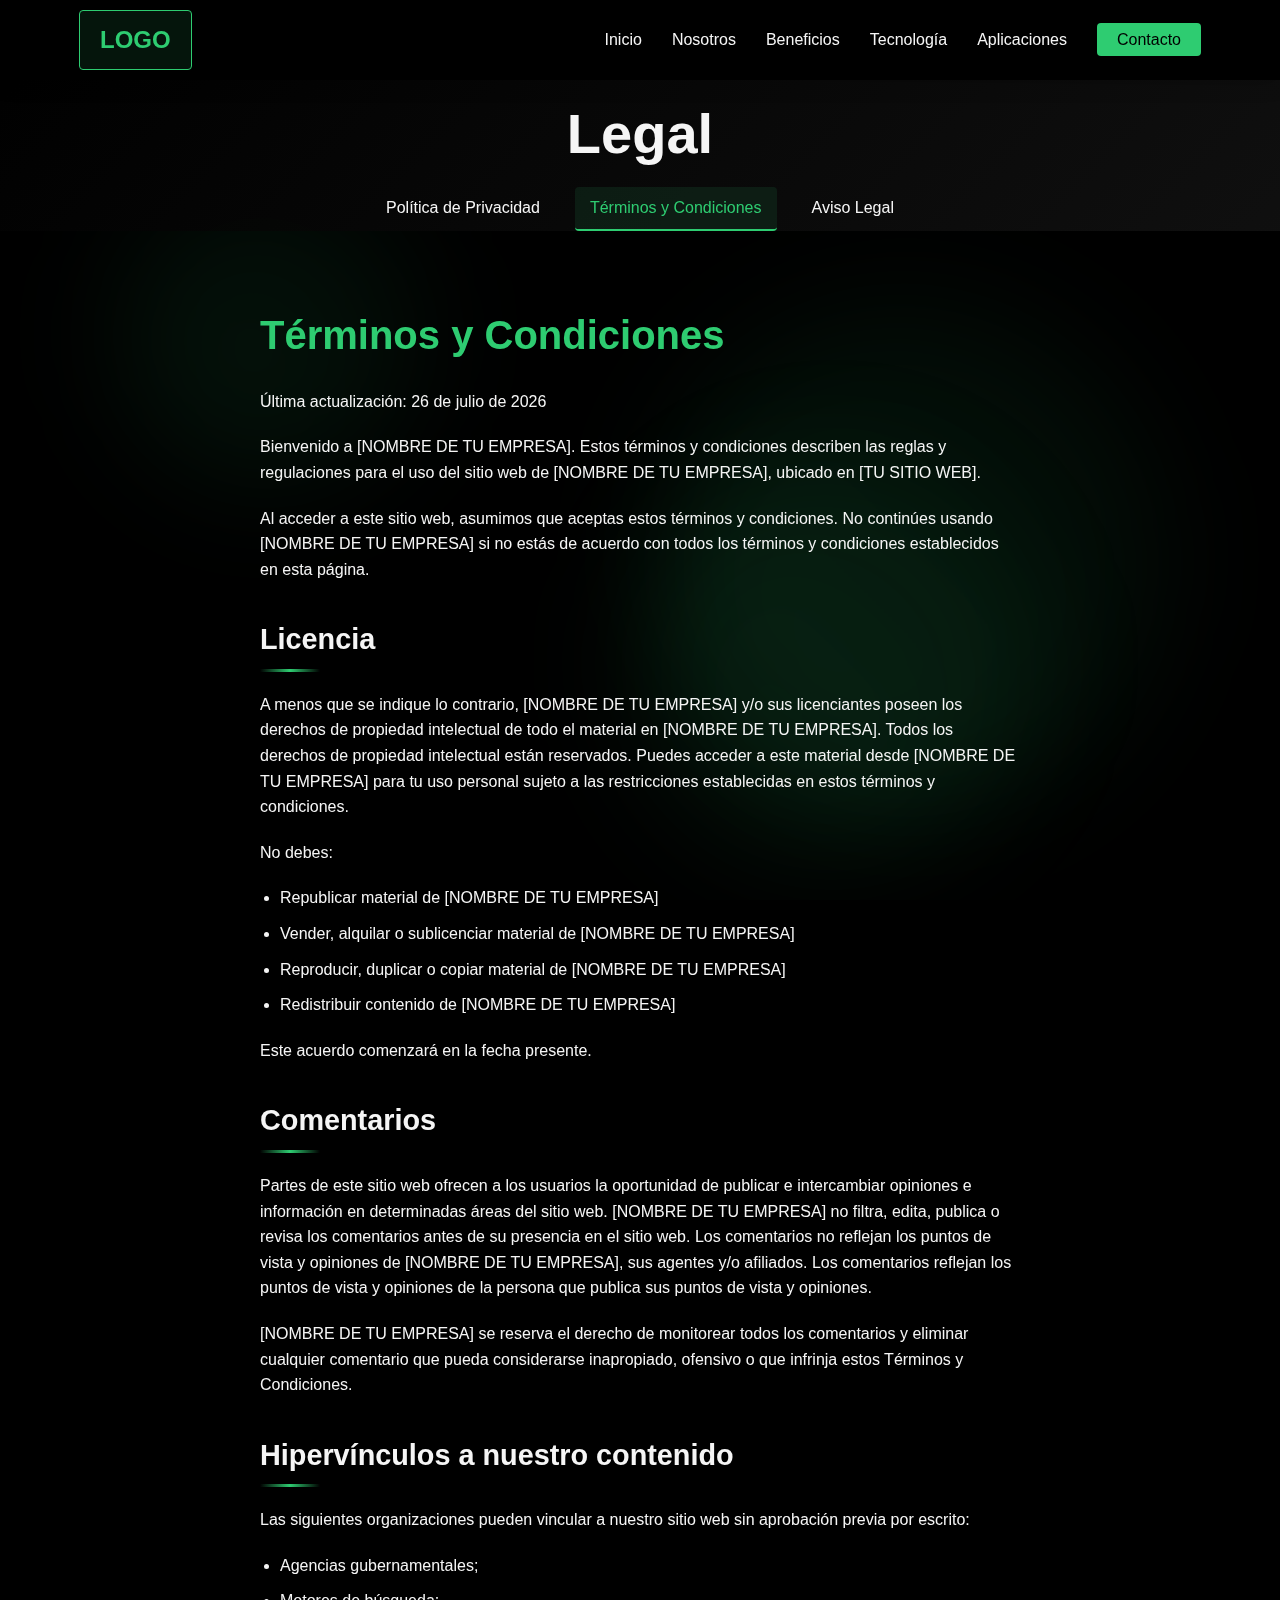
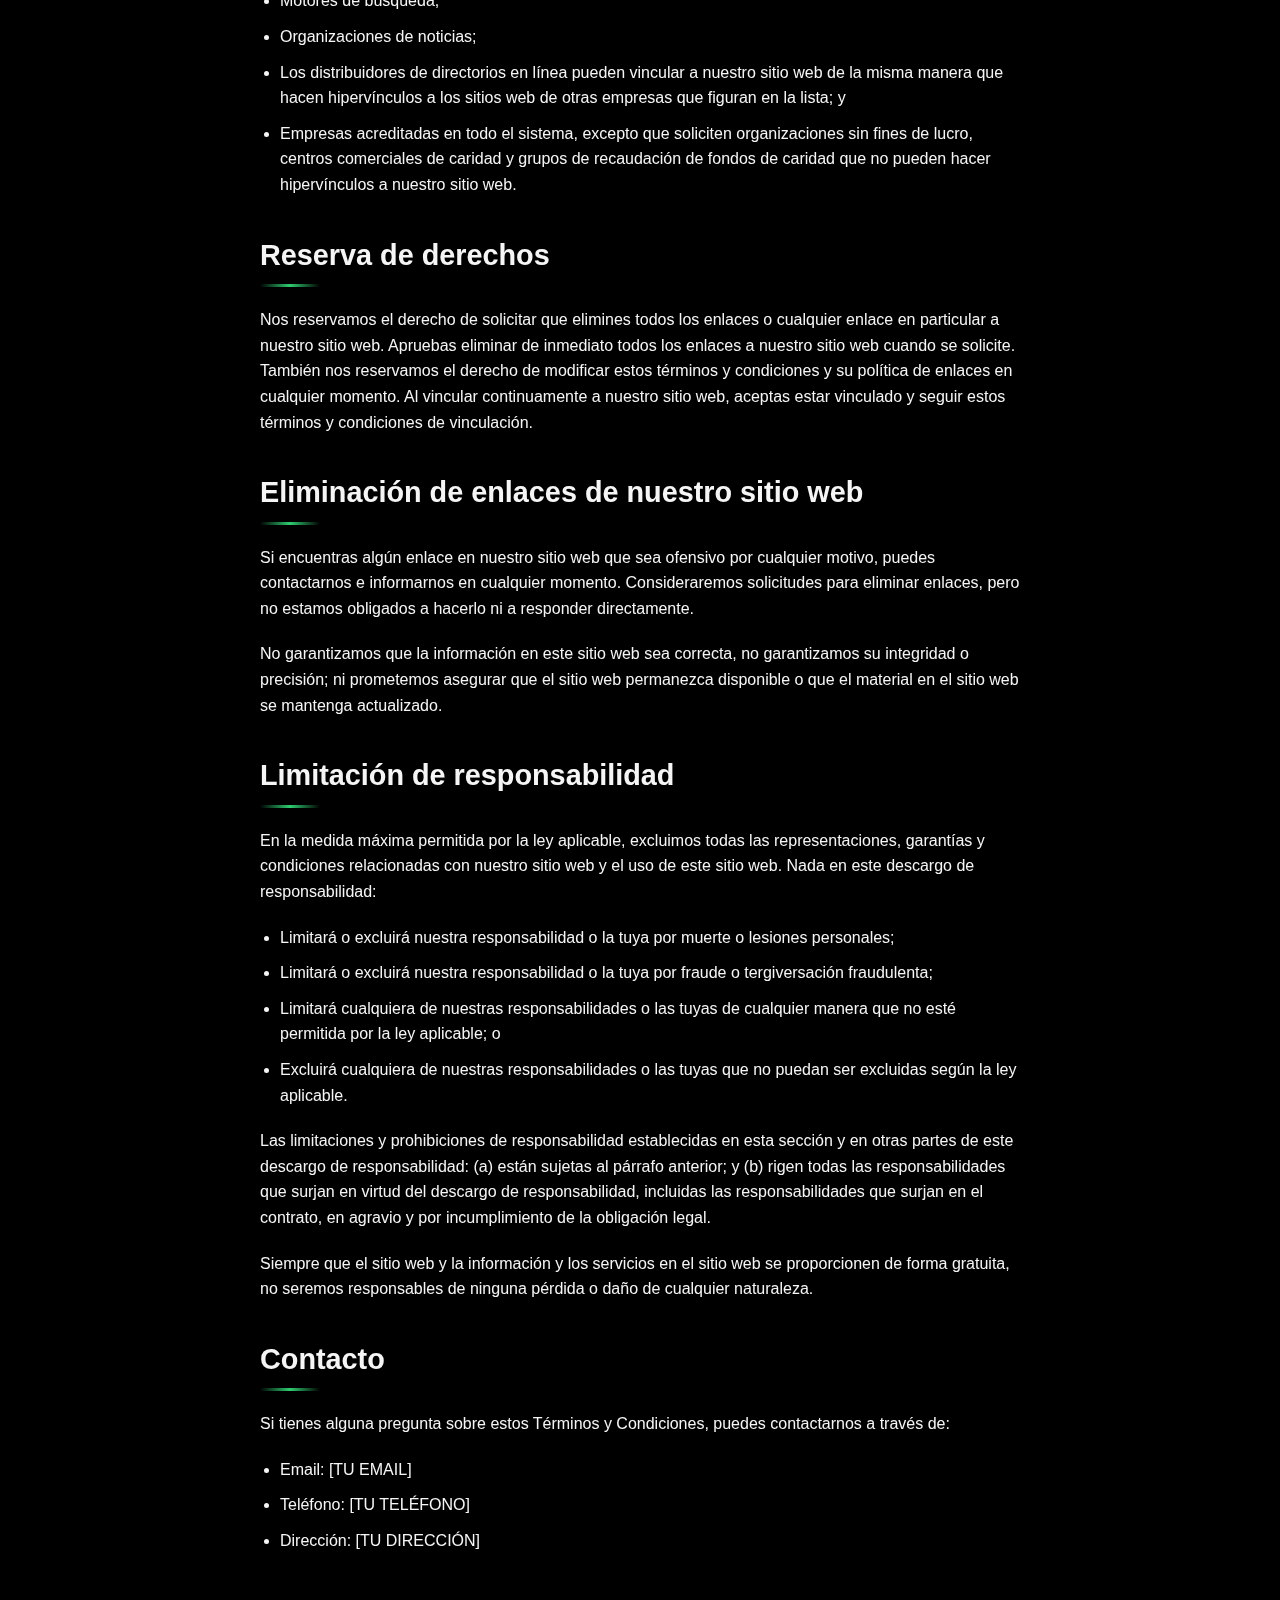
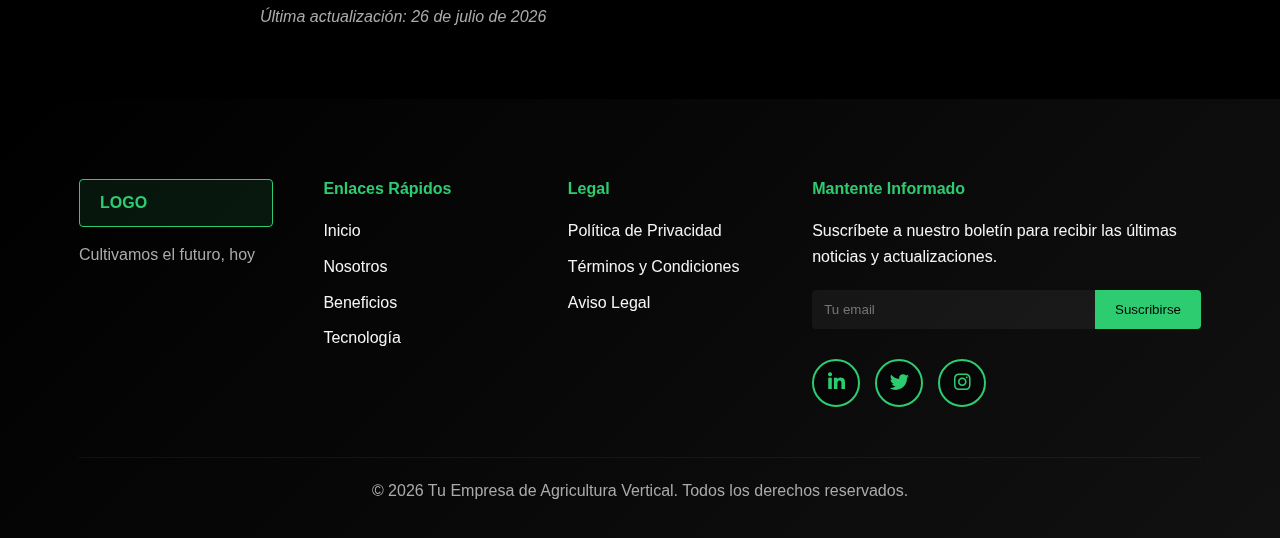
<file: terminos.html>
<!DOCTYPE html>
<html lang="es">
<head>
    <meta charset="UTF-8">
    <meta name="viewport" content="width=device-width, initial-scale=1.0">
    <title>Términos y Condiciones | Agricultura Vertical</title>
    <link rel="stylesheet" href="styles.css">
    <link rel="stylesheet" href="https://cdnjs.cloudflare.com/ajax/libs/font-awesome/6.4.0/css/all.min.css">
    <style>
        .legal-content {
            max-width: 800px;
            margin: 0 auto;
            padding: 50px 20px;
        }
        
        .legal-content h1 {
            color: var(--primary-color);
            margin-bottom: 30px;
            font-size: 2.5rem;
        }
        
        .legal-content h2 {
            text-align: left;
            margin-top: 40px;
            margin-bottom: 20px;
            font-size: 1.8rem;
        }
        
        .legal-content h2::after {
            left: 0;
            transform: none;
            width: 60px;
        }
        
        .legal-content p, .legal-content ul, .legal-content ol {
            margin-bottom: 20px;
        }
        
        .legal-content ul, .legal-content ol {
            padding-left: 20px;
        }
        
        .legal-content li {
            margin-bottom: 10px;
        }
        
        .legal-content a {
            color: var(--primary-color);
            text-decoration: underline;
        }
        
        .legal-content a:hover {
            text-decoration: none;
        }
        
        .legal-date {
            margin-top: 50px;
            font-style: italic;
            color: var(--text-secondary);
        }
        
        .legal-header {
            padding-top: 100px;
            background: linear-gradient(135deg, rgba(0,0,0,0.9) 0%, rgba(17,17,17,0.9) 100%);
            text-align: center;
        }
        
        .legal-header h1 {
            margin-bottom: 20px;
        }
        
        .legal-nav {
            display: flex;
            justify-content: center;
            gap: 20px;
            margin-bottom: 30px;
        }
        
        .legal-nav a {
            padding: 8px 15px;
            border-radius: var(--border-radius);
            transition: var(--transition);
        }
        
        .legal-nav a:hover, .legal-nav a.active {
            background-color: rgba(46, 204, 113, 0.1);
            color: var(--primary-color);
        }
        
        .legal-nav a.active {
            border-bottom: 2px solid var(--primary-color);
        }
        
        @media (max-width: 768px) {
            .legal-nav {
                flex-direction: column;
                gap: 10px;
                align-items: center;
            }
        }
    </style>
</head>
<body>
    <!-- FONDO CON EFECTO -->
    <div class="background-effect">
        <div class="shape shape-1"></div>
        <div class="shape shape-2"></div>
        <div class="shape shape-3"></div>
    </div>

    <!-- Navegación -->
    <nav>
        <div class="container nav-container">
            <div class="logo">
                <!-- AQUÍ VA TU LOGO -->
                <a href="index.html">
                    <div class="logo-placeholder">LOGO</div>
                </a>
            </div>
            <div class="menu-toggle" id="mobile-menu">
                <span class="bar"></span>
                <span class="bar"></span>
                <span class="bar"></span>
            </div>
            <ul class="nav-menu">
                <li><a href="index.html#inicio">Inicio</a></li>
                <li><a href="index.html#nosotros">Nosotros</a></li>
                <li><a href="index.html#beneficios">Beneficios</a></li>
                <li><a href="index.html#tecnologia">Tecnología</a></li>
                <li><a href="index.html#casos">Aplicaciones</a></li>
                <li><a href="index.html#contacto" class="btn-nav">Contacto</a></li>
            </ul>
        </div>
    </nav>

    <!-- Cabecera Legal -->
    <header class="legal-header">
        <div class="container">
            <h1>Legal</h1>
            <div class="legal-nav">
                <a href="privacidad.html">Política de Privacidad</a>
                <a href="terminos.html" class="active">Términos y Condiciones</a>
                <a href="aviso-legal.html">Aviso Legal</a>
            </div>
        </div>
    </header>

    <!-- Contenido Legal -->
    <section class="legal-content">
        <h1>Términos y Condiciones</h1>
        
        <p>Última actualización: <span id="current-date">1 de mayo de 2024</span></p>
        
        <p>Bienvenido a [NOMBRE DE TU EMPRESA]. Estos términos y condiciones describen las reglas y regulaciones para el uso del sitio web de [NOMBRE DE TU EMPRESA], ubicado en [TU SITIO WEB].</p>
        
        <p>Al acceder a este sitio web, asumimos que aceptas estos términos y condiciones. No continúes usando [NOMBRE DE TU EMPRESA] si no estás de acuerdo con todos los términos y condiciones establecidos en esta página.</p>
        
        <h2>Licencia</h2>
        
        <p>A menos que se indique lo contrario, [NOMBRE DE TU EMPRESA] y/o sus licenciantes poseen los derechos de propiedad intelectual de todo el material en [NOMBRE DE TU EMPRESA]. Todos los derechos de propiedad intelectual están reservados. Puedes acceder a este material desde [NOMBRE DE TU EMPRESA] para tu uso personal sujeto a las restricciones establecidas en estos términos y condiciones.</p>
        
        <p>No debes:</p>
        <ul>
            <li>Republicar material de [NOMBRE DE TU EMPRESA]</li>
            <li>Vender, alquilar o sublicenciar material de [NOMBRE DE TU EMPRESA]</li>
            <li>Reproducir, duplicar o copiar material de [NOMBRE DE TU EMPRESA]</li>
            <li>Redistribuir contenido de [NOMBRE DE TU EMPRESA]</li>
        </ul>
        
        <p>Este acuerdo comenzará en la fecha presente.</p>
        
        <h2>Comentarios</h2>
        
        <p>Partes de este sitio web ofrecen a los usuarios la oportunidad de publicar e intercambiar opiniones e información en determinadas áreas del sitio web. [NOMBRE DE TU EMPRESA] no filtra, edita, publica o revisa los comentarios antes de su presencia en el sitio web. Los comentarios no reflejan los puntos de vista y opiniones de [NOMBRE DE TU EMPRESA], sus agentes y/o afiliados. Los comentarios reflejan los puntos de vista y opiniones de la persona que publica sus puntos de vista y opiniones.</p>
        
        <p>[NOMBRE DE TU EMPRESA] se reserva el derecho de monitorear todos los comentarios y eliminar cualquier comentario que pueda considerarse inapropiado, ofensivo o que infrinja estos Términos y Condiciones.</p>
        
        <h2>Hipervínculos a nuestro contenido</h2>
        
        <p>Las siguientes organizaciones pueden vincular a nuestro sitio web sin aprobación previa por escrito:</p>
        
        <ul>
            <li>Agencias gubernamentales;</li>
            <li>Motores de búsqueda;</li>
            <li>Organizaciones de noticias;</li>
            <li>Los distribuidores de directorios en línea pueden vincular a nuestro sitio web de la misma manera que hacen hipervínculos a los sitios web de otras empresas que figuran en la lista; y</li>
            <li>Empresas acreditadas en todo el sistema, excepto que soliciten organizaciones sin fines de lucro, centros comerciales de caridad y grupos de recaudación de fondos de caridad que no pueden hacer hipervínculos a nuestro sitio web.</li>
        </ul>
        
        <h2>Reserva de derechos</h2>
        
        <p>Nos reservamos el derecho de solicitar que elimines todos los enlaces o cualquier enlace en particular a nuestro sitio web. Apruebas eliminar de inmediato todos los enlaces a nuestro sitio web cuando se solicite. También nos reservamos el derecho de modificar estos términos y condiciones y su política de enlaces en cualquier momento. Al vincular continuamente a nuestro sitio web, aceptas estar vinculado y seguir estos términos y condiciones de vinculación.</p>
        
        <h2>Eliminación de enlaces de nuestro sitio web</h2>
        
        <p>Si encuentras algún enlace en nuestro sitio web que sea ofensivo por cualquier motivo, puedes contactarnos e informarnos en cualquier momento. Consideraremos solicitudes para eliminar enlaces, pero no estamos obligados a hacerlo ni a responder directamente.</p>
        
        <p>No garantizamos que la información en este sitio web sea correcta, no garantizamos su integridad o precisión; ni prometemos asegurar que el sitio web permanezca disponible o que el material en el sitio web se mantenga actualizado.</p>
        
        <h2>Limitación de responsabilidad</h2>
        
        <p>En la medida máxima permitida por la ley aplicable, excluimos todas las representaciones, garantías y condiciones relacionadas con nuestro sitio web y el uso de este sitio web. Nada en este descargo de responsabilidad:</p>
        
        <ul>
            <li>Limitará o excluirá nuestra responsabilidad o la tuya por muerte o lesiones personales;</li>
            <li>Limitará o excluirá nuestra responsabilidad o la tuya por fraude o tergiversación fraudulenta;</li>
            <li>Limitará cualquiera de nuestras responsabilidades o las tuyas de cualquier manera que no esté permitida por la ley aplicable; o</li>
            <li>Excluirá cualquiera de nuestras responsabilidades o las tuyas que no puedan ser excluidas según la ley aplicable.</li>
        </ul>
        
        <p>Las limitaciones y prohibiciones de responsabilidad establecidas en esta sección y en otras partes de este descargo de responsabilidad: (a) están sujetas al párrafo anterior; y (b) rigen todas las responsabilidades que surjan en virtud del descargo de responsabilidad, incluidas las responsabilidades que surjan en el contrato, en agravio y por incumplimiento de la obligación legal.</p>
        
        <p>Siempre que el sitio web y la información y los servicios en el sitio web se proporcionen de forma gratuita, no seremos responsables de ninguna pérdida o daño de cualquier naturaleza.</p>
        
        <h2>Contacto</h2>
        
        <p>Si tienes alguna pregunta sobre estos Términos y Condiciones, puedes contactarnos a través de:</p>
        
        <ul>
            <li>Email: [TU EMAIL]</li>
            <li>Teléfono: [TU TELÉFONO]</li>
            <li>Dirección: [TU DIRECCIÓN]</li>
        </ul>
        
        <div class="legal-date">
            <p>Última actualización: <span id="current-date-footer">1 de mayo de 2024</span></p>
        </div>
    </section>

    <!-- Footer -->
    <footer>
        <div class="container">
            <div class="footer-content">
                <div class="footer-logo">
                    <!-- AQUÍ VA TU LOGO -->
                    <div class="logo-placeholder">LOGO</div>
                    <!-- AQUÍ VA TU ESLOGAN -->
                    <p>Cultivamos el futuro, hoy</p>
                </div>
                <div class="footer-links">
                    <h4>Enlaces Rápidos</h4>
                    <ul>
                        <li><a href="index.html#inicio">Inicio</a></li>
                        <li><a href="index.html#nosotros">Nosotros</a></li>
                        <li><a href="index.html#beneficios">Beneficios</a></li>
                        <li><a href="index.html#tecnologia">Tecnología</a></li>
                    </ul>
                </div>
                <div class="footer-links">
                    <h4>Legal</h4>
                    <ul>
                        <li><a href="privacidad.html">Política de Privacidad</a></li>
                        <li><a href="terminos.html">Términos y Condiciones</a></li>
                        <li><a href="aviso-legal.html">Aviso Legal</a></li>
                    </ul>
                </div>
                <div class="footer-newsletter">
                    <h4>Mantente Informado</h4>
                    <p>Suscríbete a nuestro boletín para recibir las últimas noticias y actualizaciones.</p>
                    <form class="newsletter-form" action="https://formsubmit.co/TU-EMAIL@AQUI.COM" method="POST">
                        <input type="hidden" name="_subject" value="Nueva suscripción al boletín">
                        <input type="hidden" name="_captcha" value="false">
                        <input type="email" name="email" placeholder="Tu email" required>
                        <button type="submit">Suscribirse</button>
                    </form>
                    
                    <!-- ENLACES A REDES SOCIALES EN EL FOOTER -->
                    <div class="social-links">
                        <!-- REEMPLAZA LOS # CON TUS ENLACES A REDES SOCIALES -->
                        <!-- LinkedIn -->
                        <a href="https://linkedin.com/company/tu-empresa" target="_blank" class="social-icon" aria-label="LinkedIn">
                            <i class="fab fa-linkedin-in"></i>
                        </a>
                        <!-- Twitter / X -->
                        <a href="https://twitter.com/tu_empresa" target="_blank" class="social-icon" aria-label="Twitter">
                            <i class="fab fa-twitter"></i>
                        </a>
                        <!-- Instagram -->
                        <a href="https://instagram.com/tu_empresa" target="_blank" class="social-icon" aria-label="Instagram">
                            <i class="fab fa-instagram"></i>
                        </a>
                    </div>
                </div>
            </div>
            <div class="footer-bottom">
                <!-- AQUÍ VA TU NOMBRE DE EMPRESA Y AÑO -->
                <p>&copy; <span id="current-year"></span> Tu Empresa de Agricultura Vertical. Todos los derechos reservados.</p>
            </div>
        </div>
    </footer>

    <script src="script.js"></script>
    <script>
        // Actualizar la fecha actual en los términos y condiciones
        document.addEventListener('DOMContentLoaded', function() {
            const options = { year: 'numeric', month: 'long', day: 'numeric' };
            const currentDate = new Date().toLocaleDateString('es-ES', options);
            
            const dateElements = document.querySelectorAll('#current-date, #current-date-footer');
            dateElements.forEach(element => {
                element.textContent = currentDate;
            });
        });
    </script>
</body>
</html>
</file>
<file: styles.css>
/* Variables y reset */
:root {
    --primary-color: #2ecc71;
    --primary-dark: #27ae60;
    --secondary-color: #111;
    --text-color: #f5f5f5;
    --text-secondary: #aaa;
    --bg-color: #000;
    --bg-secondary: #111;
    --transition: all 0.3s ease;
    --border-radius: 4px;
    --box-shadow: 0 5px 15px rgba(0, 0, 0, 0.1);
}

* {
    margin: 0;
    padding: 0;
    box-sizing: border-box;
}

/* Ocultar barra de desplazamiento en todos los navegadores */
/* Para Chrome, Safari y Opera */
::-webkit-scrollbar {
    width: 0;
    height: 0;
    background: transparent;
    display: none;
}

/* Para Firefox */
html {
    scrollbar-width: none;
}

/* Para IE y Edge */
body {
    -ms-overflow-style: none;
}

/* Asegurarse de que el scroll sigue funcionando */
html, body {
    overflow-y: scroll;
    scroll-behavior: smooth;
}

body {
    font-family: 'Segoe UI', Tahoma, Geneva, Verdana, sans-serif;
    background-color: var(--bg-color);
    color: var(--text-color);
    line-height: 1.6;
    overflow-x: hidden;
}

/* Contenedor */
.container {
    width: 90%;
    max-width: 1200px;
    margin: 0 auto;
    padding: 0 15px;
}

/* Tipografía */
h1, h2, h3, h4, h5, h6 {
    margin-bottom: 15px;
    font-weight: 700;
    line-height: 1.2;
}

h1 {
    font-size: 3.5rem;
    margin-bottom: 20px;
}

h2 {
    font-size: 2.5rem;
    text-align: center;
    margin-bottom: 30px;
    position: relative;
    padding-bottom: 15px;
}

h2::after {
    content: '';
    position: absolute;
    bottom: 0;
    left: 50%;
    transform: translateX(-50%);
    width: 80px;
    height: 3px;
    background: linear-gradient(90deg, transparent, var(--primary-color), transparent);
}

h3 {
    font-size: 1.5rem;
}

p {
    margin-bottom: 15px;
}

a {
    color: var(--text-color);
    text-decoration: none;
    transition: var(--transition);
}

a:hover {
    color: var(--primary-color);
}

/* Secciones */
section {
    padding: 100px 0;
    position: relative;
}

.section-subtitle {
    text-align: center;
    max-width: 700px;
    margin: 0 auto 50px;
    color: var(--text-secondary);
}

/* Botones */
.btn {
    display: inline-block;
    padding: 12px 30px;
    border-radius: var(--border-radius);
    text-align: center;
    font-weight: 600;
    cursor: pointer;
    transition: var(--transition);
    border: none;
    outline: none;
}

.btn-primary {
    background-color: var(--primary-color);
    color: #000;
}

.btn-primary:hover {
    background-color: var(--primary-dark);
    transform: translateY(-3px);
    box-shadow: 0 10px 20px rgba(46, 204, 113, 0.2);
    color: #000;
}

.btn-secondary {
    background-color: transparent;
    border: 2px solid var(--primary-color);
    color: var(--primary-color);
}

.btn-secondary:hover {
    background-color: var(--primary-color);
    color: #000;
    transform: translateY(-3px);
    box-shadow: 0 10px 20px rgba(46, 204, 113, 0.2);
}

.btn-large {
    width: 100%;
    padding: 15px;
}

.btn-nav {
    background-color: var(--primary-color);
    color: #000;
    padding: 8px 20px;
    border-radius: var(--border-radius);
}

.btn-nav:hover {
    background-color: var(--primary-dark);
    color: #000;
}

.btn-vision {
    margin-top: 30px;
    background-color: transparent;
    border: 2px solid var(--primary-color);
    color: var(--primary-color);
    font-weight: 600;
    padding: 12px 30px;
    border-radius: var(--border-radius);
    display: inline-block;
    transition: var(--transition);
}

.btn-vision:hover {
    background-color: var(--primary-color);
    color: #000;
    transform: translateY(-3px);
    box-shadow: 0 10px 20px rgba(46, 204, 113, 0.2);
}

.cta-buttons {
    display: flex;
    gap: 20px;
    margin-top: 30px;
}

/* Navegación */
nav {
    position: fixed;
    width: 100%;
    z-index: 1000;
    background-color: #000;
    padding: 10px 0;
    transition: var(--transition);
    box-shadow: 0 2px 20px rgba(0, 0, 0, 0.2);
}

.nav-container {
    display: flex;
    justify-content: space-between;
    align-items: center;
}

.logo {
    font-size: 1.5rem;
    font-weight: 700;
    color: var(--text-color);
    display: flex;
    align-items: center;
}

.logo-placeholder {
    background-color: rgba(46, 204, 113, 0.1);
    color: var(--primary-color);
    padding: 10px 20px;
    border-radius: var(--border-radius);
    border: 1px solid var(--primary-color);
    font-weight: bold;
}

.nav-menu {
    display: flex;
    list-style: none;
    gap: 30px;
    align-items: center;
}

.nav-menu li a {
    font-weight: 500;
    position: relative;
}

.nav-menu li a::after {
    content: '';
    position: absolute;
    bottom: -5px;
    left: 0;
    width: 0;
    height: 2px;
    background-color: var(--primary-color);
    transition: var(--transition);
}

.nav-menu li a:hover::after {
    width: 100%;
}

.menu-toggle {
    display: none;
    cursor: pointer;
}

.bar {
    display: block;
    width: 25px;
    height: 3px;
    margin: 5px auto;
    transition: var(--transition);
    background-color: var(--text-color);
}

/* Hero Section */
.hero {
    height: 100vh;
    display: flex;
    align-items: center;
    justify-content: center;
    text-align: center;
    position: relative;
    overflow: hidden;
    padding: 0;
}

.hero-background {
    position: absolute;
    top: 0;
    left: 0;
    width: 100%;
    height: 100%;
    background-color: #000;
    z-index: -2;
}

.hero-overlay {
    position: absolute;
    top: 0;
    left: 0;
    width: 100%;
    height: 100%;
    background: linear-gradient(135deg, rgba(0,0,0,0.9) 0%, rgba(0,0,0,0.7) 100%);
    z-index: -1;
}

.hero-content {
    max-width: 800px;
    padding: 0 20px;
    z-index: 1;
}

.hero p {
    font-size: 1.2rem;
    margin-bottom: 30px;
    color: var(--text-secondary);
}

/* Scroll Indicator */
.scroll-indicator {
    position: absolute;
    bottom: 30px;
    left: 50%;
    transform: translateX(-50%);
    z-index: 2;
}

.scroll-indicator a {
    display: flex;
    flex-direction: column;
    align-items: center;
    gap: 5px;
}

.scroll-indicator span {
    display: block;
    width: 20px;
    height: 20px;
    border-bottom: 2px solid var(--primary-color);
    border-right: 2px solid var(--primary-color);
    transform: rotate(45deg);
    animation: scrollAnimation 2s infinite;
    opacity: 0;
}

.scroll-indicator span:nth-child(1) {
    animation-delay: 0s;
}

.scroll-indicator span:nth-child(2) {
    animation-delay: 0.2s;
}

.scroll-indicator span:nth-child(3) {
    animation-delay: 0.4s;
}

.hidden-scroll {
    opacity: 0;
    visibility: hidden;
}

@keyframes scrollAnimation {
    0% {
        opacity: 0;
        transform: rotate(45deg) translate(-10px, -10px);
    }
    50% {
        opacity: 1;
    }
    100% {
        opacity: 0;
        transform: rotate(45deg) translate(10px, 10px);
    }
}

/* Sobre Nosotros */
.about-content {
    display: grid;
    grid-template-columns: 1fr 1fr;
    gap: 50px;
    align-items: center;
}

.about-text p {
    margin-bottom: 20px;
}

.about-features {
    margin-top: 30px;
}

.feature {
    display: flex;
    margin-bottom: 20px;
}

.feature-icon {
    width: 50px;
    height: 50px;
    background-color: rgba(46, 204, 113, 0.1);
    border-radius: 50%;
    display: flex;
    align-items: center;
    justify-content: center;
    margin-right: 20px;
    color: var(--primary-color);
    font-size: 1.2rem;
}

.feature-text h4 {
    margin-bottom: 5px;
}

.about-image, .tech-image {
    position: relative;
    overflow: hidden;
    border-radius: 10px;
    box-shadow: 0 10px 30px rgba(0, 0, 0, 0.3);
}

.image-placeholder {
    background-color: rgba(46, 204, 113, 0.05);
    border: 1px dashed var(--primary-color);
    height: 400px;
    display: flex;
    flex-direction: column;
    align-items: center;
    justify-content: center;
    color: var(--text-secondary);
    border-radius: 10px;
}

.image-placeholder i {
    font-size: 3rem;
    color: var(--primary-color);
    margin-bottom: 15px;
}

.image-placeholder.small {
    height: 200px;
}

/* Beneficios */
.benefits-grid {
    display: grid;
    grid-template-columns: repeat(4, 1fr);
    gap: 30px;
}

.benefit-card {
    background-color: rgba(17, 17, 17, 0.5);
    padding: 30px;
    border-radius: 10px;
    text-align: center;
    transition: var(--transition);
    border: 1px solid rgba(46, 204, 113, 0.1);
}

.benefit-card:hover {
    transform: translateY(-10px);
    box-shadow: 0 10px 30px rgba(46, 204, 113, 0.1);
    border-color: var(--primary-color);
}

.benefit-icon {
    font-size: 2.5rem;
    margin-bottom: 20px;
}

/* Tecnología */
.tech-content {
    display: grid;
    grid-template-columns: 1fr 1fr;
    gap: 50px;
    align-items: center;
}

.tech-item {
    margin-bottom: 30px;
    padding: 20px;
    background-color: rgba(17, 17, 17, 0.5);
    border-radius: 10px;
    transition: var(--transition);
    border: 1px solid rgba(46, 204, 113, 0.1);
}

.tech-item:hover {
    transform: translateX(10px);
    box-shadow: 0 10px 30px rgba(46, 204, 113, 0.1);
    border-color: var(--primary-color);
}

.tech-item h3 {
    margin-bottom: 10px;
    color: var(--primary-color);
}

/* Casos de Uso */
.cases-grid {
    display: grid;
    grid-template-columns: repeat(4, 1fr);
    gap: 30px;
}

.case-card {
    background-color: rgba(17, 17, 17, 0.5);
    border-radius: 10px;
    overflow: hidden;
    transition: var(--transition);
    border: 1px solid rgba(46, 204, 113, 0.1);
}

.case-card:hover {
    transform: translateY(-10px);
    box-shadow: 0 10px 30px rgba(46, 204, 113, 0.1);
    border-color: var(--primary-color);
}

.case-image {
    height: 200px;
    overflow: hidden;
}

.case-card h3 {
    padding: 20px 20px 10px;
}

.case-card p {
    padding: 0 20px 20px;
    color: var(--text-secondary);
}

/* Visión */
.vision {
    text-align: center;
    background: linear-gradient(135deg, rgba(17, 17, 17, 0.9) 0%, rgba(0, 0, 0, 0.9) 100%);
    padding: 100px 0;
}

.vision-content {
    max-width: 800px;
    margin: 0 auto;
}

.vision-content p {
    margin-bottom: 20px;
    font-size: 1.1rem;
}

/* Contacto */
.contact-content {
    display: grid;
    grid-template-columns: 1fr 2fr;
    gap: 50px;
}

.contact-info {
    background-color: rgba(17, 17, 17, 0.5);
    padding: 30px;
    border-radius: 10px;
    border: 1px solid rgba(46, 204, 113, 0.1);
}

.contact-info h3 {
    margin-bottom: 20px;
    color: var(--primary-color);
}

.contact-info p {
    margin-bottom: 15px;
    display: flex;
    align-items: center;
}

.contact-info p i {
    margin-right: 10px;
    color: var(--primary-color);
}

.contact-form {
    background-color: rgba(17, 17, 17, 0.5);
    padding: 30px;
    border-radius: 10px;
    border: 1px solid rgba(46, 204, 113, 0.1);
}

.form-group {
    margin-bottom: 20px;
}

.form-group label {
    display: block;
    margin-bottom: 5px;
    font-weight: 500;
}

.form-group input,
.form-group textarea {
    width: 100%;
    padding: 12px;
    border-radius: var(--border-radius);
    background-color: rgba(255, 255, 255, 0.05);
    border: 1px solid rgba(255, 255, 255, 0.1);
    color: var(--text-color);
    transition: var(--transition);
}

.form-group input:focus,
.form-group textarea:focus {
    outline: none;
    border-color: var(--primary-color);
    background-color: rgba(255, 255, 255, 0.1);
}

/* Estilos para los iconos de redes sociales */
.social-links {
    display: flex;
    gap: 15px;
    margin-top: 30px;
}

.social-icon {
    display: flex;
    align-items: center;
    justify-content: center;
    width: 48px;
    height: 48px;
    border-radius: 50%;
    background-color: rgba(0, 0, 0, 0.5);
    color: var(--primary-color);
    transition: var(--transition);
    border: 2px solid var(--primary-color);
    font-size: 1.2rem;
    position: relative;
    overflow: hidden;
}

.social-icon::before {
    content: '';
    position: absolute;
    top: 0;
    left: 0;
    width: 100%;
    height: 100%;
    background-color: var(--primary-color);
    transform: translateY(100%);
    transition: transform 0.3s ease;
    z-index: -1;
}

.social-icon:hover {
    color: white;
    transform: translateY(-5px);
    box-shadow: 0 5px 15px rgba(46, 204, 113, 0.3);
}

.social-icon:hover::before {
    transform: translateY(0);
}

.social-icon i {
    z-index: 1;
}

/* Footer */
footer {
    background-color: #000;
    padding: 80px 0 20px;
    position: relative;
    overflow: hidden;
    background: linear-gradient(135deg, rgba(0,0,0,1) 0%, rgba(17,17,17,1) 100%);
}

.footer-content {
    display: grid;
    grid-template-columns: 1fr 1fr 1fr 2fr;
    gap: 50px;
    margin-bottom: 50px;
}

.footer-logo p {
    color: var(--text-secondary);
    margin-top: 15px;
}

.footer-links h4 {
    margin-bottom: 20px;
    color: var(--primary-color);
}

.footer-links ul {
    list-style: none;
}

.footer-links ul li {
    margin-bottom: 10px;
}

.footer-newsletter h4 {
    margin-bottom: 20px;
    color: var(--primary-color);
}

.newsletter-form {
    display: flex;
    margin-top: 20px;
}

.newsletter-form input {
    flex: 1;
    padding: 12px;
    border: none;
    border-radius: var(--border-radius) 0 0 var(--border-radius);
    background-color: rgba(255, 255, 255, 0.05);
    color: var(--text-color);
}

.newsletter-form button {
    padding: 0 20px;
    background-color: var(--primary-color);
    color: #000;
    border: none;
    border-radius: 0 var(--border-radius) var(--border-radius) 0;
    cursor: pointer;
    transition: var(--transition);
}

.newsletter-form button:hover {
    background-color: var(--primary-dark);
}

.footer-bottom {
    text-align: center;
    padding-top: 20px;
    border-top: 1px solid rgba(255, 255, 255, 0.05);
    color: var(--text-secondary);
}

/* Efectos de fondo */
.background-effect {
    position: fixed;
    top: 0;
    left: 0;
    width: 100%;
    height: 100%;
    z-index: -1000;
    overflow: hidden;
}

.shape {
    position: absolute;
    border-radius: 50%;
    background: linear-gradient(45deg, rgba(46, 204, 113, 0.1), rgba(46, 204, 113, 0.05));
    filter: blur(60px);
}

.shape-1 {
    top: 20%;
    left: 10%;
    width: 300px;
    height: 300px;
}

.shape-2 {
    bottom: 10%;
    right: 10%;
    width: 500px;
    height: 500px;
}

.shape-3 {
    top: 50%;
    left: 50%;
    width: 400px;
    height: 400px;
    transform: translate(-50%, -50%);
}

/* Animaciones */
@keyframes float {
    0% {
        transform: translateY(0px);
    }
    50% {
        transform: translateY(-20px);
    }
    100% {
        transform: translateY(0px);
    }
}

.animate {
    opacity: 1 !important;
    transform: translateY(0) !important;
}

/* Media Queries */
@media (max-width: 992px) {
    .benefits-grid {
        grid-template-columns: repeat(2, 1fr);
    }
    
    .hero h1 {
        font-size: 3rem;
    }
}

@media (max-width: 768px) {
    .menu-toggle {
        display: block;
    }
    
    .nav-menu {
        position: fixed;
        left: -100%;
        top: 60px;
        flex-direction: column;
        background-color: rgba(0, 0, 0, 0.95);
        width: 100%;
        text-align: center;
        transition: 0.3s;
        box-shadow: 0 10px 10px rgba(0, 0, 0, 0.3);
        padding: 20px 0;
        z-index: 1000;
    }
    
    .nav-menu.active {
        left: 0;
    }
    
    .nav-menu li {
        margin: 15px 0;
    }
    
    .cta-buttons {
        flex-direction: column;
        gap: 15px;
    }
    
    .btn {
        width: 100%;
    }
    
    .hero h1 {
        font-size: 2.2rem;
    }
    
    .newsletter-form {
        flex-direction: column;
    }
    
    .newsletter-form input {
        border-radius: 4px;
        margin-bottom: 10px;
    }
    
    .newsletter-form button {
        border-radius: 4px;
        padding: 12px;
    }
    
    .contact-content {
        grid-template-columns: 1fr;
    }
    
    .social-links {
        justify-content: center;
    }
    
    .footer-content {
        grid-template-columns: 1fr;
        text-align: center;
    }
    
    .footer-logo {
        display: flex;
        flex-direction: column;
        align-items: center;
        margin-bottom: 30px;
    }
    
    .footer-links {
        margin-bottom: 30px;
    }
}

@media (max-width: 576px) {
    section {
        padding: 60px 0;
    }
    
    .benefits-grid,
    .cases-grid {
        grid-template-columns: 1fr;
    }
    
    h1 {
        font-size: 2rem;
    }
    
    h2 {
        font-size: 1.8rem;
    }
    
    .about-features {
        margin-top: 20px;
    }
    
    .feature {
        flex-direction: column;
        text-align: center;
        align-items: center;
    }
    
    .feature-icon {
        margin-right: 0;
        margin-bottom: 15px;
    }
    
    .contact-form {
        padding: 25px;
    }
    
    .social-links {
        flex-wrap: wrap;
        justify-content: center;
    }
}
</file>
